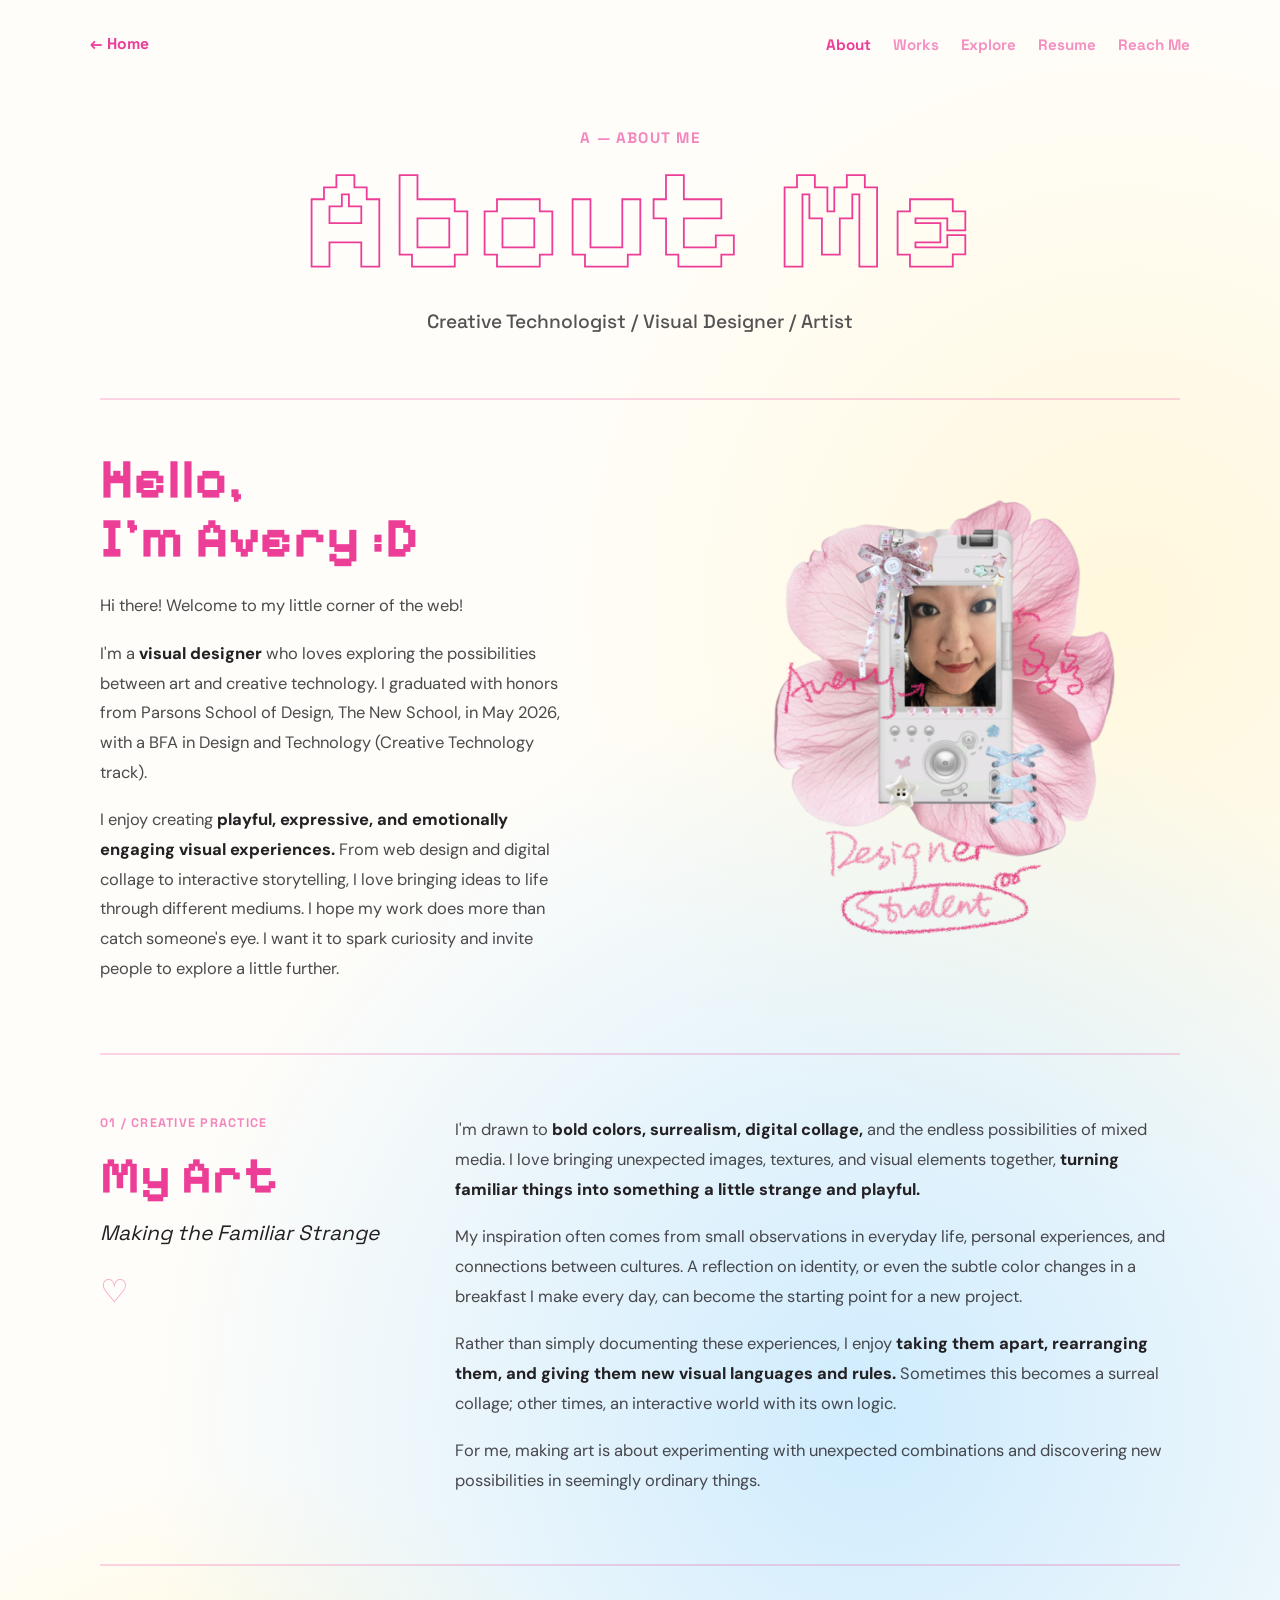
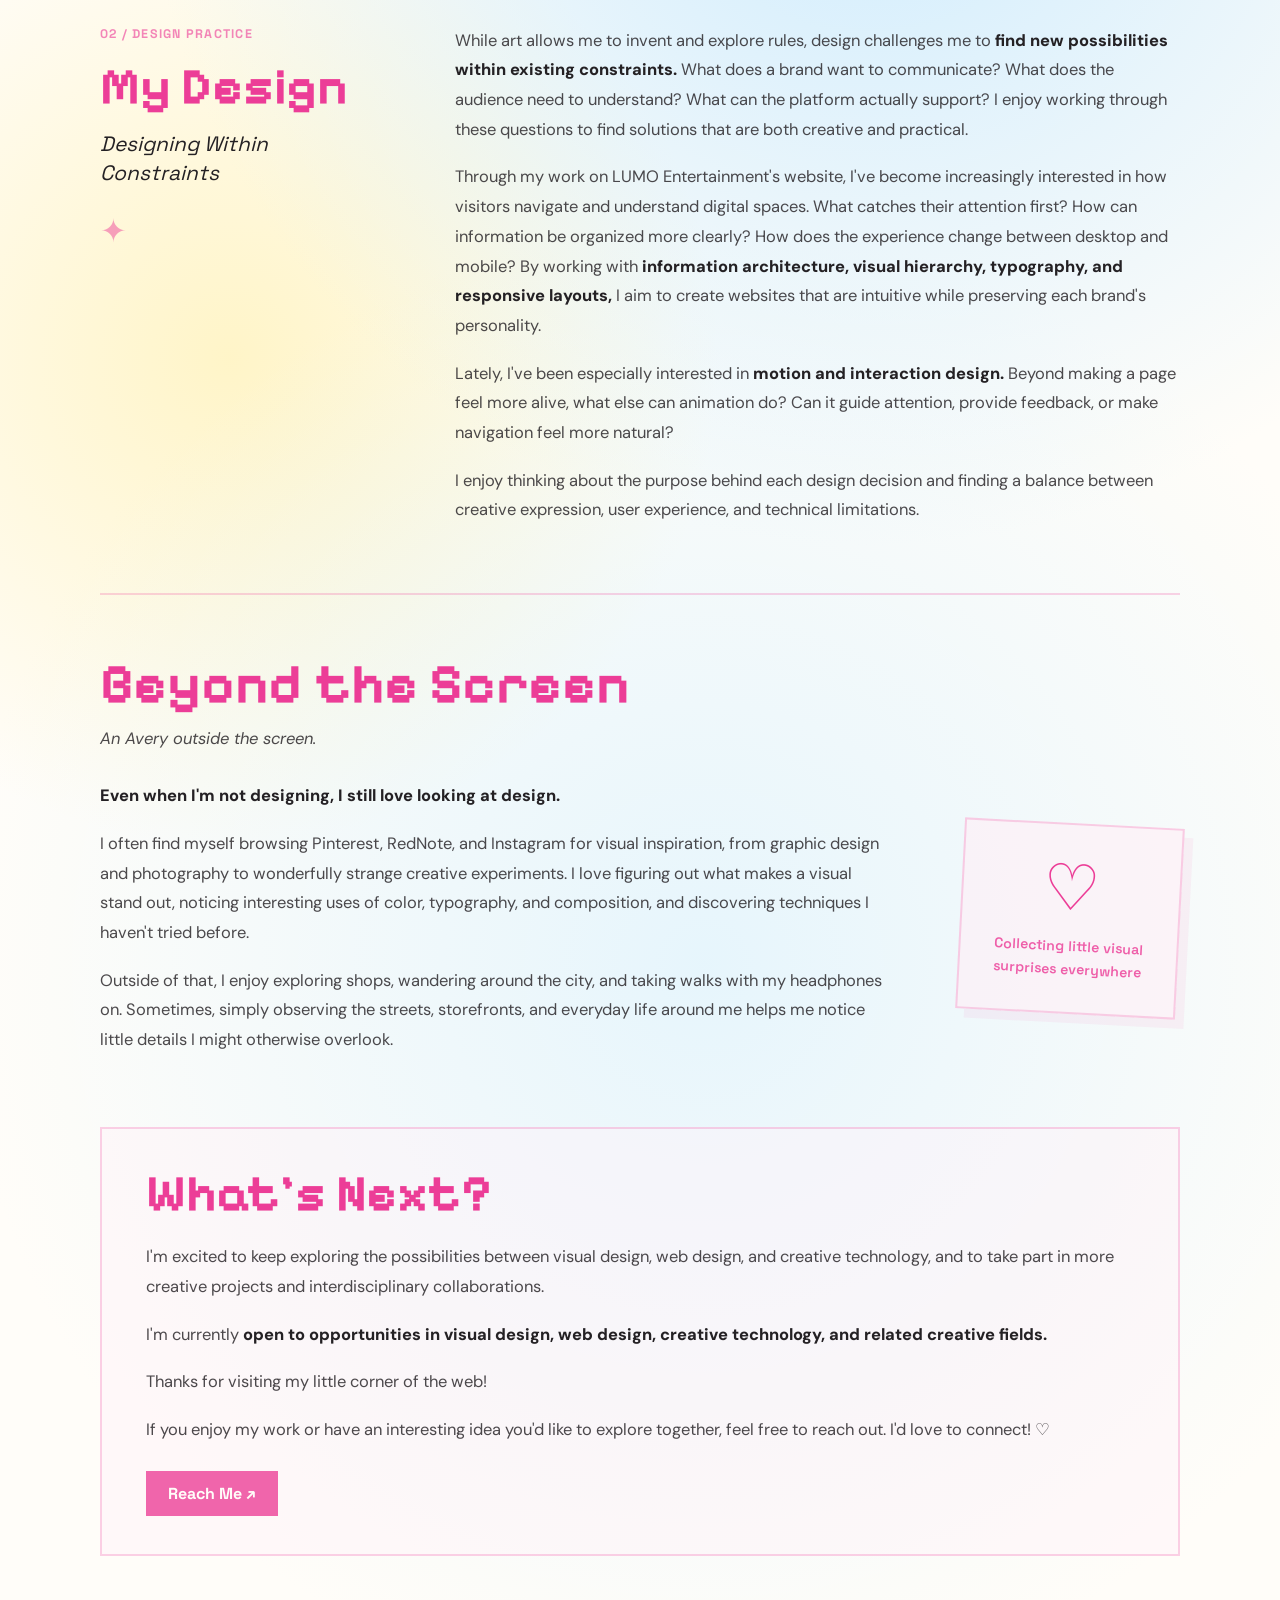
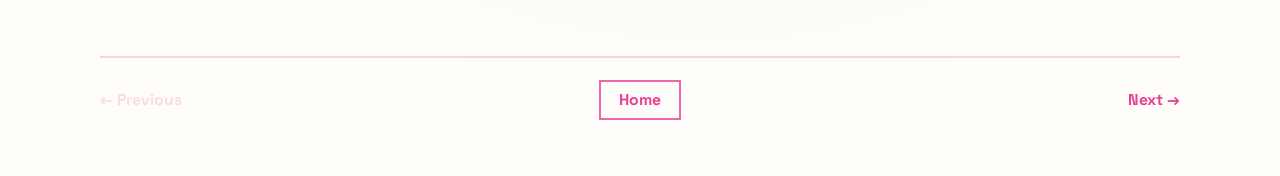
<file: about.html>
<!DOCTYPE html>
<html lang="en">
<head>
  <meta charset="UTF-8" />
  <meta name="viewport" content="width=device-width, initial-scale=1.0" />

  <title>About | Avery Liu</title>

  <link rel="preconnect" href="https://fonts.googleapis.com">
  <link rel="preconnect" href="https://fonts.gstatic.com" crossorigin>

  <link
    href="https://fonts.googleapis.com/css2?family=DM+Sans:wght@400;500;700;900&family=Pixelify+Sans:wght@400;500;600;700&family=Space+Grotesk:wght@400;500;600;700&display=swap"
    rel="stylesheet"
  >

  <link rel="stylesheet" href="style.css" />
  <script src="main.js" defer></script>
</head>

<body>
  <main class="sub-page about-page">

    <!-- Navigation -->
    <header class="sub-header">

      <a href="index.html" class="back-home">← Home</a>

      <nav class="sub-nav" aria-label="Main navigation">
        <a href="about.html" class="active" aria-current="page">About</a>
        <a href="visual-works.html">Works</a>
        <a href="explorations.html">Explore</a>
        <a href="resume.html">Resume</a>
        <a href="contact.html">Reach Me</a>
      </nav>

    </header>


    <!-- Page Hero -->
    <section class="page-hero">

      <p class="page-kicker">A — About Me</p>

      <h1 class="page-title">About Me</h1>

      <p class="page-intro">
        Creative Technologist / Visual Designer / Artist
      </p>

    </section>


    <!-- =========================================
         Introduction + Portrait
    ========================================== -->

    <section class="about-intro">

      <!-- Introduction Title -->
      <h2>Hello,<br>I'm Avery :D</h2>

      <!-- Portrait -->
      <figure class="about-portrait">

        <img
          src="averypic.png"
          alt="Portrait of Avery Liu"
          class="about-portrait-image"
        >

      </figure>

      <!-- Introduction Text -->
      <div class="about-intro-copy">

        <p>
          Hi there! Welcome to my little corner of the web!
        </p>

        <p>
          I'm a <strong>visual designer</strong> who loves exploring
          the possibilities between art and creative technology.
          I graduated with honors from Parsons School of Design,
          The New School, in May 2026, with a BFA in Design and
          Technology (Creative Technology track).
        </p>

        <p>
          I enjoy creating <strong>playful, expressive, and emotionally
          engaging visual experiences.</strong> From web design and
          digital collage to interactive storytelling, I love bringing
          ideas to life through different mediums. I hope my work
          does more than catch someone's eye. I want it to spark
          curiosity and invite people to explore a little further.
        </p>

      </div>

    </section>


    <!-- =========================================
         My Art
    ========================================== -->

    <section class="about-division about-art">

      <div class="about-label">

        <p class="about-section-number">
          01 / CREATIVE PRACTICE
        </p>

        <h2>My Art</h2>

        <h3>Making the Familiar Strange</h3>

        <span class="about-tiny-star" aria-hidden="true">
          ♡
        </span>

      </div>

      <div class="about-copy">

        <p>
          I'm drawn to <strong>bold colors, surrealism,
          digital collage,</strong> and the endless possibilities
          of mixed media. I love bringing unexpected images,
          textures, and visual elements together,
          <strong>turning familiar things into something a little
          strange and playful.</strong>
        </p>

        <p>
          My inspiration often comes from small observations in
          everyday life, personal experiences, and connections
          between cultures. A reflection on identity, or even
          the subtle color changes in a breakfast I make every
          day, can become the starting point for a new project.
        </p>

        <p>
          Rather than simply documenting these experiences,
          I enjoy <strong>taking them apart, rearranging them,
          and giving them new visual languages and rules.</strong>
          Sometimes this becomes a surreal collage; other times,
          an interactive world with its own logic.
        </p>

        <p>
          For me, making art is about experimenting with
          unexpected combinations and discovering new
          possibilities in seemingly ordinary things.
        </p>

      </div>

    </section>


    <!-- =========================================
         My Design
    ========================================== -->

    <section class="about-division about-design">

      <div class="about-label">

        <p class="about-section-number">
          02 / DESIGN PRACTICE
        </p>

        <h2>My Design</h2>

        <h3>Designing Within Constraints</h3>

        <span class="about-tiny-star" aria-hidden="true">
          ✦
        </span>

      </div>

      <div class="about-copy">

        <p>
          While art allows me to invent and explore rules,
          design challenges me to <strong>find new possibilities
          within existing constraints.</strong> What does a brand
          want to communicate? What does the audience need
          to understand? What can the platform actually support?
          I enjoy working through these questions to find
          solutions that are both creative and practical.
        </p>

        <p>
          Through my work on LUMO Entertainment's website,
          I've become increasingly interested in how visitors
          navigate and understand digital spaces. What catches
          their attention first? How can information be organized
          more clearly? How does the experience change between
          desktop and mobile? By working with
          <strong>information architecture, visual hierarchy,
          typography, and responsive layouts,</strong>
          I aim to create websites that are intuitive while
          preserving each brand's personality.
        </p>

        <p>
          Lately, I've been especially interested in
          <strong>motion and interaction design.</strong>
          Beyond making a page feel more alive, what else
          can animation do? Can it guide attention, provide
          feedback, or make navigation feel more natural?
        </p>

        <p>
          I enjoy thinking about the purpose behind each
          design decision and finding a balance between
          creative expression, user experience, and
          technical limitations.
        </p>

      </div>

    </section>


    <!-- =========================================
         Beyond the Screen
    ========================================== -->

    <section class="about-beyond">

      <div class="about-beyond-heading">

        <h2>Beyond the Screen</h2>

        <p class="about-subtitle">
          An Avery outside the screen.
        </p>

      </div>

      <div class="about-beyond-grid">

        <div class="about-beyond-copy">

          <p>
            <strong>Even when I'm not designing,
            I still love looking at design.</strong>
          </p>

          <p>
            I often find myself browsing Pinterest, RedNote,
            and Instagram for visual inspiration, from graphic
            design and photography to wonderfully strange
            creative experiments. I love figuring out what
            makes a visual stand out, noticing interesting uses
            of color, typography, and composition, and discovering
            techniques I haven't tried before.
          </p>

          <p>
            Outside of that, I enjoy exploring shops,
            wandering around the city, and taking walks with
            my headphones on. Sometimes, simply observing
            the streets, storefronts, and everyday life around
            me helps me notice little details I might otherwise
            overlook.
          </p>

        </div>

        <!-- Decorative Note -->
        <aside class="about-postit">

          <div class="about-heart" aria-hidden="true">
            ♡
          </div>

          <p>
            Collecting little visual surprises everywhere
          </p>

        </aside>

      </div>

    </section>


    <!-- =========================================
         What's Next?
    ========================================== -->

    <section class="about-next">

      <div class="about-next-copy">

        <h2>What's Next?</h2>

        <p>
          I'm excited to keep exploring the possibilities
          between visual design, web design, and creative
          technology, and to take part in more creative projects
          and interdisciplinary collaborations.
        </p>

        <p>
          I'm currently <strong>open to opportunities in visual
          design, web design, creative technology, and related
          creative fields.</strong>
        </p>

        <p>
          Thanks for visiting my little corner of the web!
        </p>

        <p>
          If you enjoy my work or have an interesting idea
          you'd like to explore together, feel free to reach out.
          I'd love to connect! ♡
        </p>

        <!-- Contact Button -->
        <div class="about-next-cta">

          <a href="contact.html" class="about-reach">
            Reach Me ↗
          </a>

        </div>

      </div>

    </section>


    <!-- Footer Navigation -->
    <footer class="page-footer-nav">

      <span
        class="footer-link previous-link disabled-link"
        aria-disabled="true"
      >
        ← Previous
      </span>

      <a href="index.html" class="footer-home">
        Home
      </a>

      <a href="visual-works.html" class="footer-link next-link">
        Next →
      </a>

    </footer>

  </main>
</body>
</html>
</file>
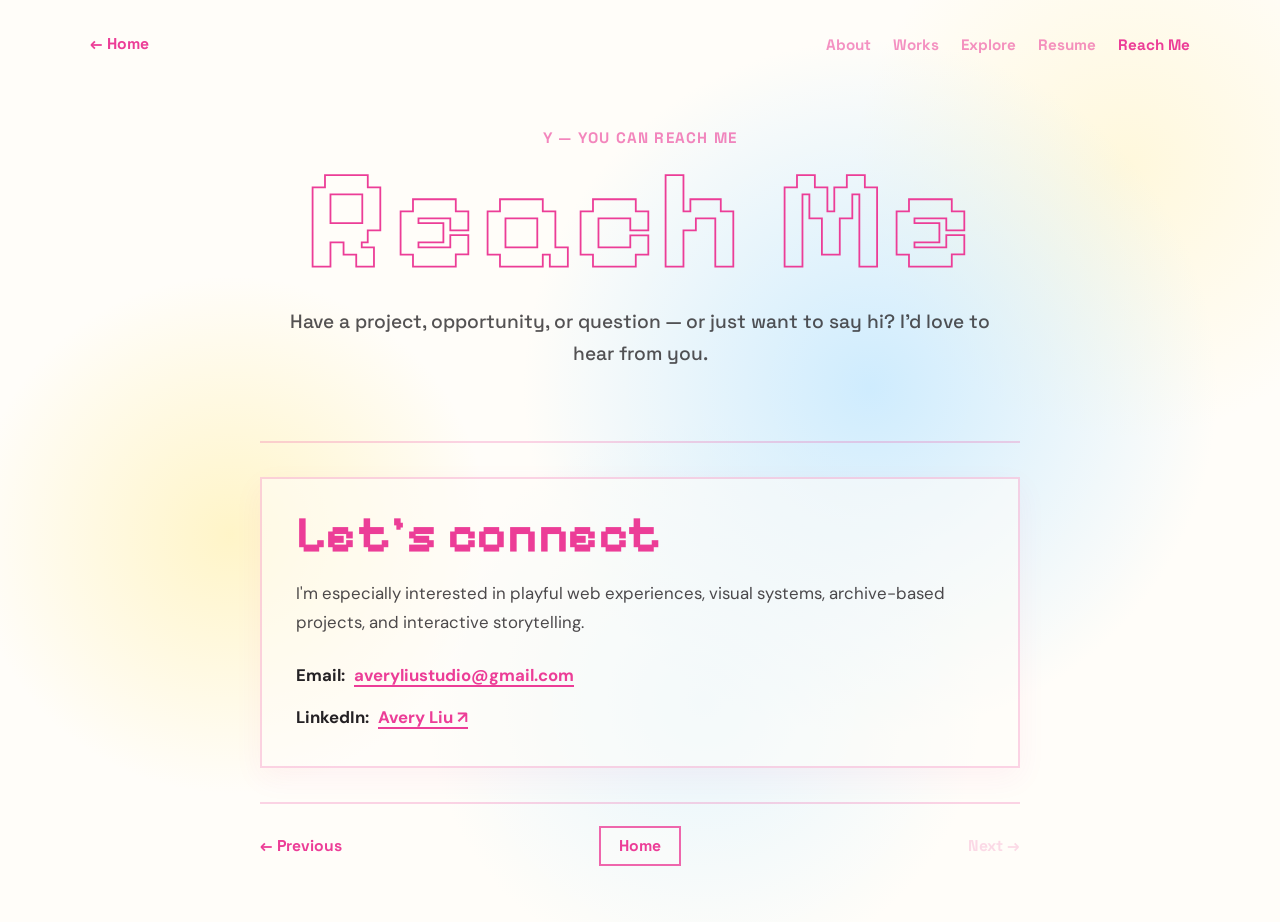
<file: contact.html>
<!DOCTYPE html>
<html lang="en">
<head>
  <meta charset="UTF-8" />
  <meta name="viewport" content="width=device-width, initial-scale=1.0" />

  <title>Reach Me | Avery Liu</title>

  <link rel="preconnect" href="https://fonts.googleapis.com">
  <link rel="preconnect" href="https://fonts.gstatic.com" crossorigin>

  <link
    href="https://fonts.googleapis.com/css2?family=DM+Sans:wght@400;500;700;900&family=Pixelify+Sans:wght@400;500;600;700&family=Space+Grotesk:wght@400;500;600;700&display=swap"
    rel="stylesheet"
  >

  <link rel="stylesheet" href="style.css" />
  <script src="main.js" defer></script>
</head>

<body>
  <main class="sub-page contact-page">

    <!-- Navigation -->
    <header class="sub-header">

      <a href="index.html" class="back-home">← Home</a>

      <nav class="sub-nav" aria-label="Main navigation">
        <a href="about.html">About</a>
        <a href="visual-works.html">Works</a>
        <a href="explorations.html">Explore</a>
        <a href="resume.html">Resume</a>
        <a href="contact.html" class="active" aria-current="page">
          Reach Me
        </a>
      </nav>

    </header>


    <!-- Page Hero -->
    <section class="page-hero">

      <p class="page-kicker">
        Y — You Can Reach Me
      </p>

      <h1 class="page-title">
        Reach Me
      </h1>

      <p class="page-intro">
        Have a project, opportunity, or question — or just want
        to say hi? I'd love to hear from you.
      </p>

    </section>


    <!-- =========================================
         Contact Information
    ========================================== -->

    <section class="content-block contact-block">

      <div class="contact-card">

        <h2>Let's connect</h2>

        <p>
          I'm especially interested in playful web experiences,
          visual systems, archive-based projects, and
          interactive storytelling.
        </p>


        <!-- Contact Links -->
        <div class="contact-details">

          <!-- Email -->
          <p class="contact-line">

            <strong>Email:</strong>

            <a
              href="mailto:averyliustudio@gmail.com"
              class="contact-email"
            >
              averyliustudio@gmail.com
            </a>

          </p>


          <!-- LinkedIn -->
          <p class="contact-line">

            <strong>LinkedIn:</strong>

            <a
              href="https://www.linkedin.com/in/avery-liu-duoduo12042000/"
              target="_blank"
              rel="noopener noreferrer"
              class="contact-linkedin"
            >
              Avery Liu ↗
            </a>

          </p>

        </div>

      </div>

    </section>


    <!-- Footer Navigation -->
    <footer class="page-footer-nav">

      <a
        href="resume.html"
        class="footer-link previous-link"
      >
        ← Previous
      </a>

      <a href="index.html" class="footer-home">
        Home
      </a>

      <span
        class="footer-link next-link disabled-link"
        aria-disabled="true"
      >
        Next →
      </span>

    </footer>

  </main>
</body>
</html>
</file>
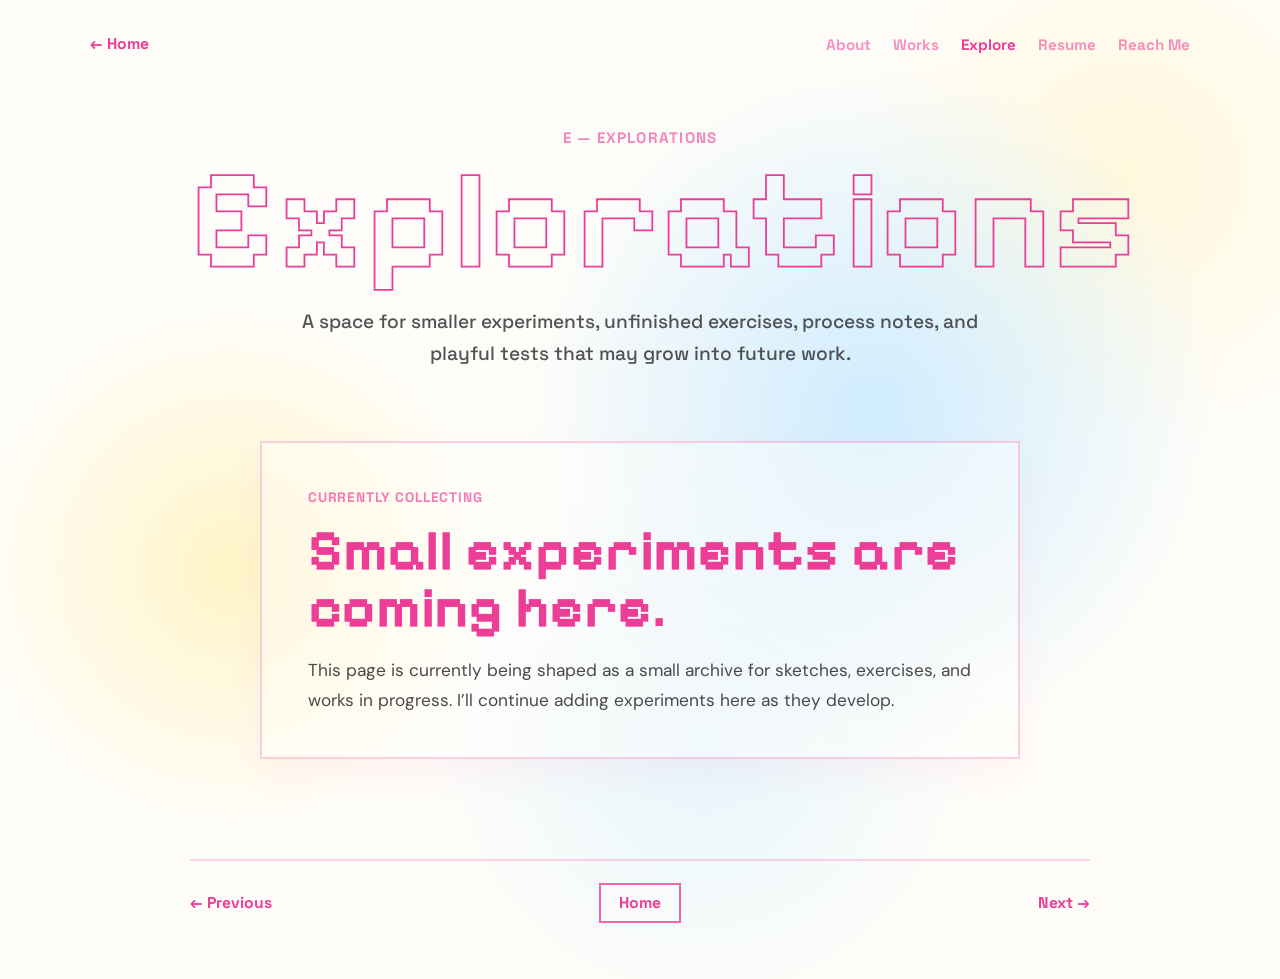
<file: explorations.html>
<!DOCTYPE html>
<html lang="en">
<head>
  <meta charset="UTF-8" />
  <meta name="viewport" content="width=device-width, initial-scale=1.0" />

  <title>Explorations | Avery Liu</title>

  <link rel="preconnect" href="https://fonts.googleapis.com">
  <link rel="preconnect" href="https://fonts.gstatic.com" crossorigin>
  <link 
    href="https://fonts.googleapis.com/css2?family=DM+Sans:wght@400;500;700;900&family=Pixelify+Sans:wght@400;500;600;700&family=Space+Grotesk:wght@400;500;600;700&display=swap" 
    rel="stylesheet"
  >

  <link rel="stylesheet" href="style.css" />
  <script src="main.js" defer></script>
</head>

<body>
  <main class="sub-page">

    <header class="sub-header">
      <a href="index.html" class="back-home">← Home</a>

      <nav class="sub-nav" aria-label="Main navigation">
        <a href="about.html">About</a>
        <a href="visual-works.html">Works</a>
        <a href="explorations.html" class="active" aria-current="page">Explore</a>
        <a href="resume.html">Resume</a>
        <a href="contact.html">Reach Me</a>
      </nav>
    </header>

    <section class="page-hero">
      <p class="page-kicker">E — Explorations</p>
    
      <h1 class="page-title">Explorations</h1>
    
      <p class="page-intro">
        A space for smaller experiments, unfinished exercises, process notes, and playful tests that may grow into future work.
      </p>
    </section>
    
    <section class="exploration-note">
      <p class="note-label">Currently collecting</p>
    
      <h2>Small experiments are coming here.</h2>
    
      <p>
        This page is currently being shaped as a small archive for sketches, exercises, and works in progress. I’ll continue adding experiments here as they develop.
      </p>
    </section>

    <footer class="page-footer-nav">
      <a href="visual-works.html" class="footer-link previous-link">← Previous</a>
      <a href="index.html" class="footer-home">Home</a>
      <a href="resume.html" class="footer-link next-link">Next →</a>
    </footer>

  </main>
</body>
</html>
</file>
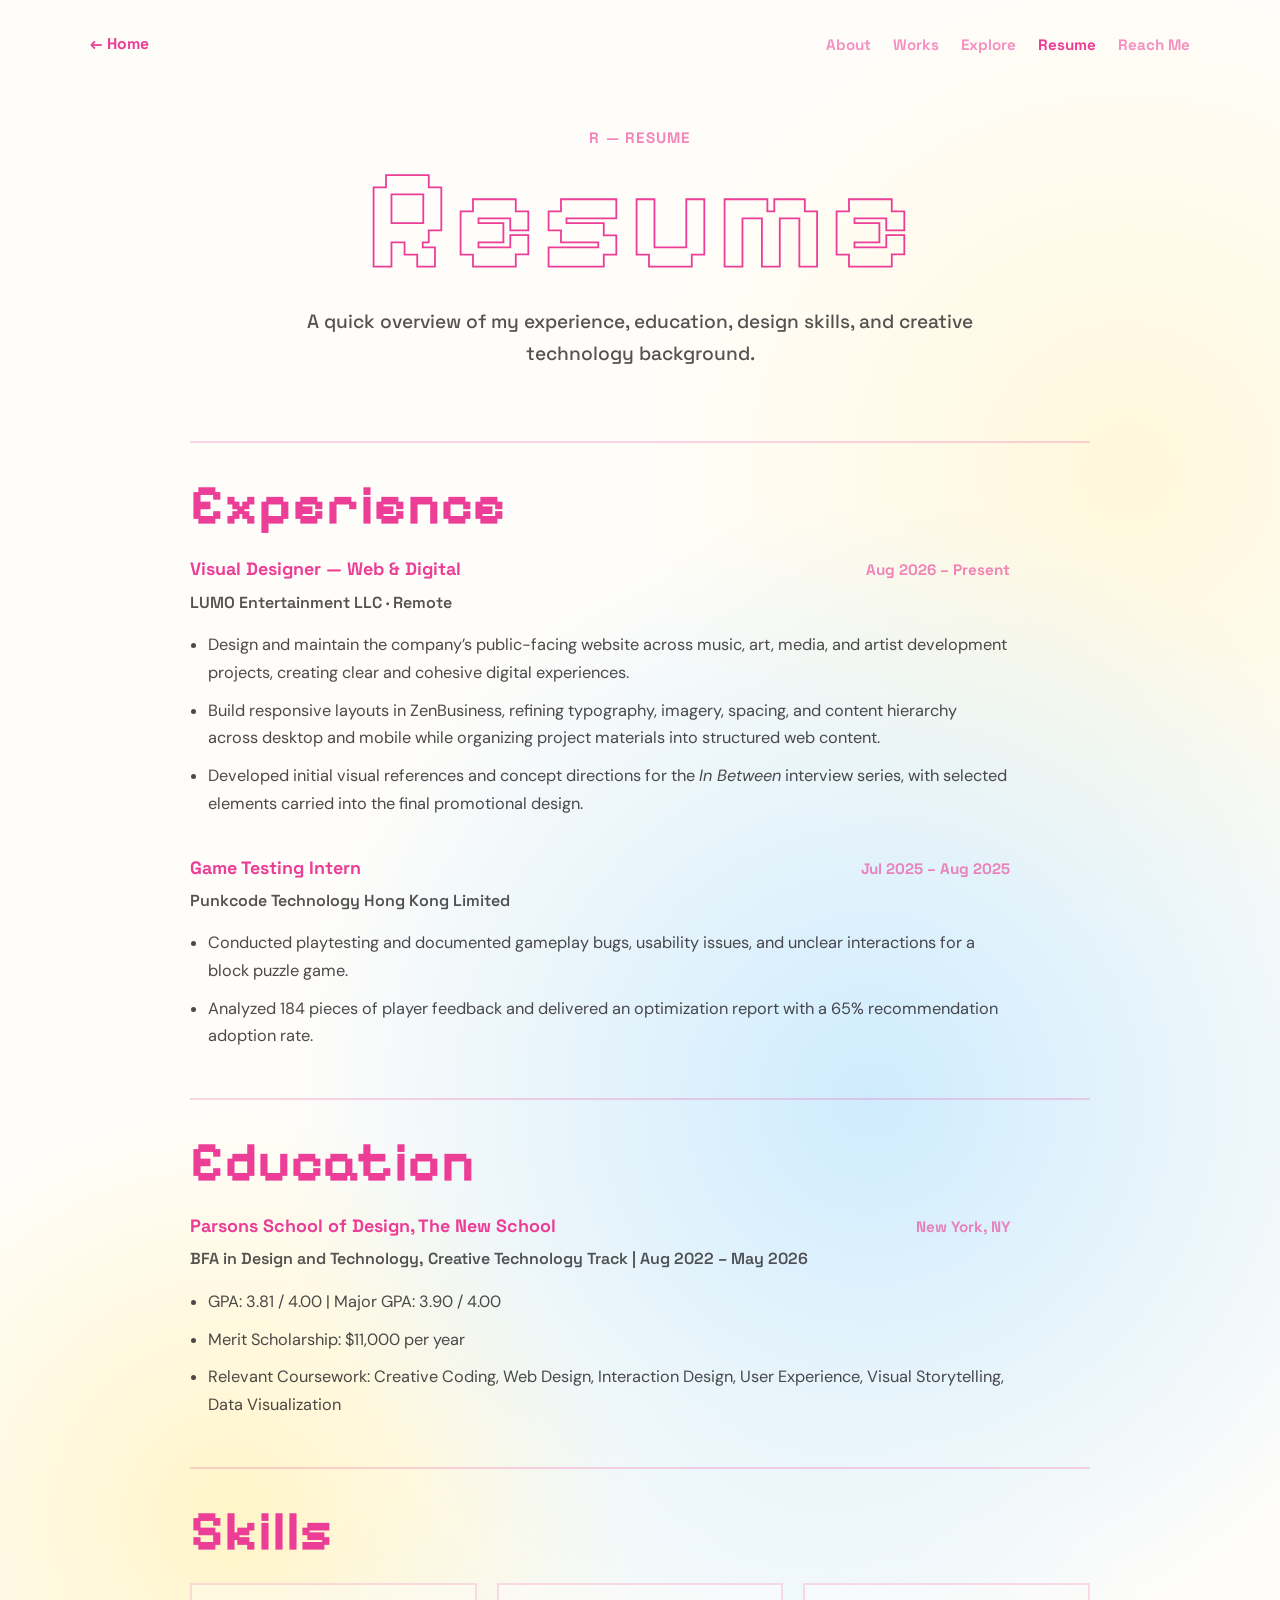
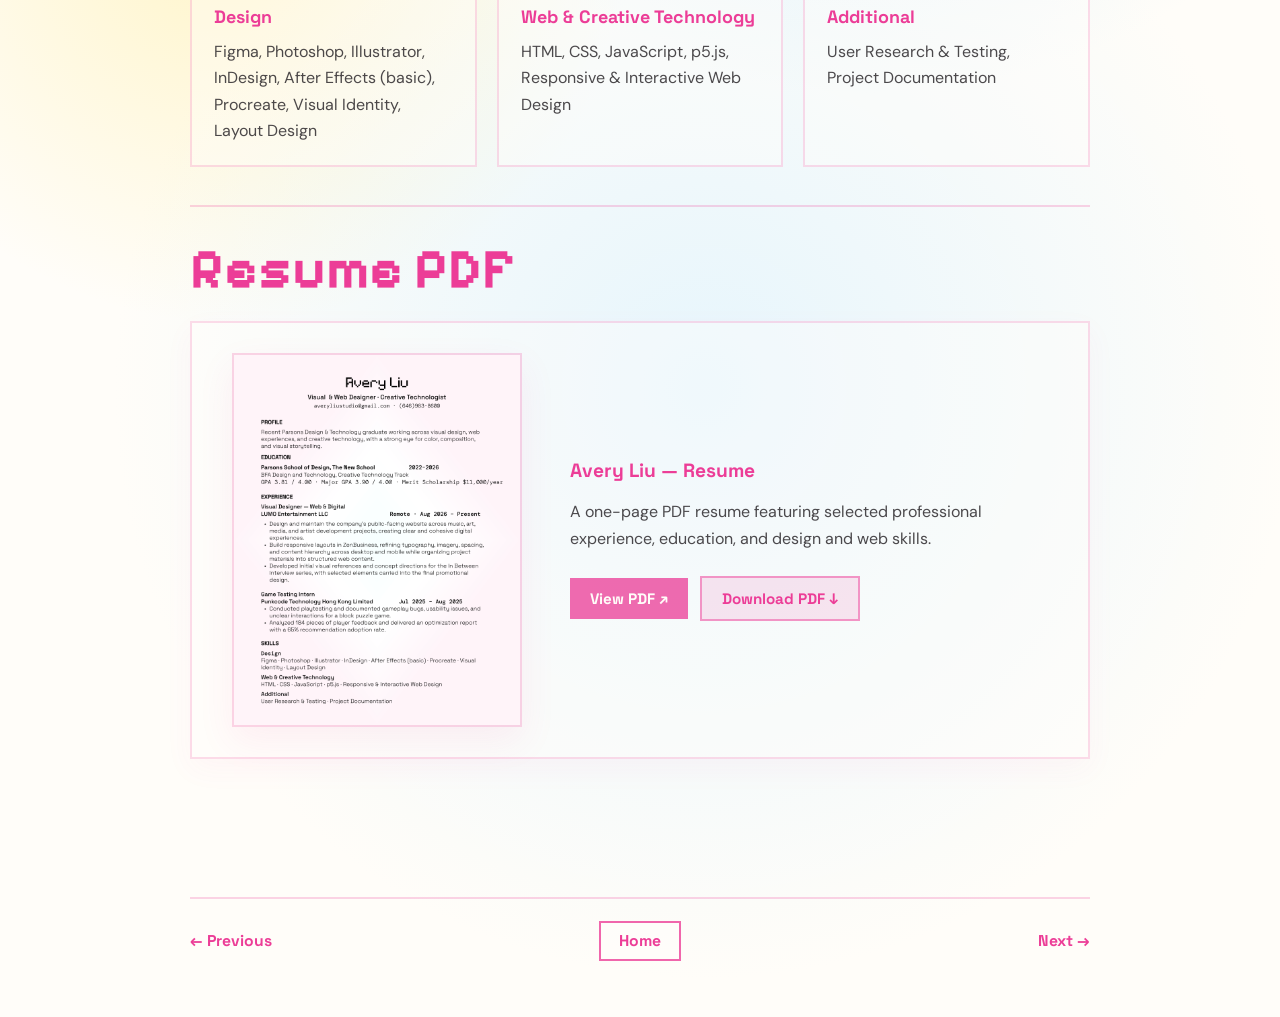
<file: resume.html>
<!DOCTYPE html>
<html lang="en">

<head>
  <meta charset="UTF-8" />
  <meta name="viewport" content="width=device-width, initial-scale=1.0" />

  <title>Resume | Avery Liu</title>

  <link rel="preconnect" href="https://fonts.googleapis.com">
  <link rel="preconnect" href="https://fonts.gstatic.com" crossorigin>

  <link 
    href="https://fonts.googleapis.com/css2?family=DM+Sans:wght@400;500;700;900&family=Pixelify+Sans:wght@400;500;600;700&family=Space+Grotesk:wght@400;500;600;700&display=swap" 
    rel="stylesheet"
  >

  <link rel="stylesheet" href="style.css" />
  <script src="main.js" defer></script>
</head>

<body>

  <main class="sub-page resume-page">

    <header class="sub-header">

      <a href="index.html" class="back-home">
        ← Home
      </a>

      <nav class="sub-nav" aria-label="Main navigation">

        <a href="about.html">
          About
        </a>

        <a href="visual-works.html">
          Works
        </a>

        <a href="explorations.html">
          Explore
        </a>

        <a 
          href="resume.html" 
          class="active" 
          aria-current="page"
        >
          Resume
        </a>

        <a href="contact.html">
          Reach Me
        </a>

      </nav>

    </header>


    <!-- Page Hero -->
    <section class="page-hero">

      <p class="page-kicker">
        R — Resume
      </p>

      <h1 class="page-title">
        Resume
      </h1>

      <p class="page-intro">
        A quick overview of my experience, education, design skills, and creative technology background.
      </p>

    </section>


    <section class="resume-content">


      <!-- Experience -->
      <section class="resume-section">

        <h2>Experience</h2>


        <!-- LUMO Entertainment -->
        <div class="resume-item">

          <div class="resume-item-header">

            <h3>
              Visual Designer — Web & Digital
            </h3>

            <p>
              Aug 2026 – Present
            </p>

          </div>

          <p class="resume-subtitle">
            LUMO Entertainment LLC · Remote
          </p>

          <ul class="resume-list">

            <li>
              Design and maintain the company’s public-facing website across music, art, media, and artist development projects, creating clear and cohesive digital experiences.
            </li>

            <li>
              Build responsive layouts in ZenBusiness, refining typography, imagery, spacing, and content hierarchy across desktop and mobile while organizing project materials into structured web content.
            </li>

            <li>
              Developed initial visual references and concept directions for the <em>In Between</em> interview series, with selected elements carried into the final promotional design.
            </li>

          </ul>

        </div>


        <!-- Punkcode -->
        <div class="resume-item resume-item-secondary">

          <div class="resume-item-header">

            <h3>
              Game Testing Intern
            </h3>

            <p>
              Jul 2025 – Aug 2025
            </p>

          </div>

          <p class="resume-subtitle">
            Punkcode Technology Hong Kong Limited
          </p>

          <ul class="resume-list">

            <li>
              Conducted playtesting and documented gameplay bugs, usability issues, and unclear interactions for a block puzzle game.
            </li>

            <li>
              Analyzed 184 pieces of player feedback and delivered an optimization report with a 65% recommendation adoption rate.
            </li>

          </ul>

        </div>

      </section>


      <!-- Education -->
      <section class="resume-section">

        <h2>Education</h2>

        <div class="resume-item">

          <div class="resume-item-header">

            <h3>
              Parsons School of Design, The New School
            </h3>

            <p>
              New York, NY
            </p>

          </div>

          <p class="resume-subtitle">
            BFA in Design and Technology, Creative Technology Track | Aug 2022 – May 2026
          </p>

          <ul class="resume-list">

            <li>
              GPA: 3.81 / 4.00 | Major GPA: 3.90 / 4.00
            </li>

            <li>
              Merit Scholarship: $11,000 per year
            </li>

            <li>
              Relevant Coursework: Creative Coding, Web Design, Interaction Design, User Experience, Visual Storytelling, Data Visualization
            </li>

          </ul>

        </div>

      </section>


      <!-- Skills -->
      <section class="resume-section">

        <h2>Skills</h2>

        <div class="skills-grid">


          <!-- Design -->
          <div class="skill-group">

            <h3>Design</h3>

            <p>
              Figma, Photoshop, Illustrator, InDesign, After Effects (basic), Procreate, Visual Identity, Layout Design
            </p>

          </div>


          <!-- Web / Creative Technology -->
          <div class="skill-group">

            <h3>Web & Creative Technology</h3>

            <p>
              HTML, CSS, JavaScript, p5.js, Responsive & Interactive Web Design
            </p>

          </div>


          <!-- Additional -->
          <div class="skill-group">

            <h3>Additional</h3>

            <p>
              User Research & Testing, Project Documentation
            </p>

          </div>

        </div>

      </section>


      <!-- Resume PDF -->
      <section class="resume-section resume-download-section">

        <h2>Resume PDF</h2>

        <div class="resume-pdf-card">


          <!-- PDF Preview -->
          <div class="resume-preview-wrap">

            <img
              src="Avery_Liu_Resume_Preview.png"
              alt="Preview of Avery Liu's one-page resume"
              class="resume-preview-image"
              loading="lazy"
            >

          </div>


          <!-- PDF Info -->
          <div class="resume-pdf-info">

            <h3>
              Avery Liu — Resume
            </h3>

            <p>
              A one-page PDF resume featuring selected professional experience, education, and design and web skills.
            </p>

            <div class="resume-pdf-actions">

              <a
                href="Avery_Liu_Resume.pdf"
                target="_blank"
                rel="noopener noreferrer"
                class="resume-button"
              >
                View PDF ↗
              </a>

              <a
                href="Avery_Liu_Resume.pdf"
                download
                class="resume-button resume-download-button"
              >
                Download PDF ↓
              </a>

            </div>

          </div>

        </div>

      </section>

    </section>


    <!-- Footer Navigation -->
    <footer class="page-footer-nav">

      <a 
        href="explorations.html" 
        class="footer-link previous-link"
      >
        ← Previous
      </a>

      <a 
        href="index.html" 
        class="footer-home"
      >
        Home
      </a>

      <a 
        href="contact.html" 
        class="footer-link next-link"
      >
        Next →
      </a>

    </footer>

  </main>

</body>

</html>
</file>
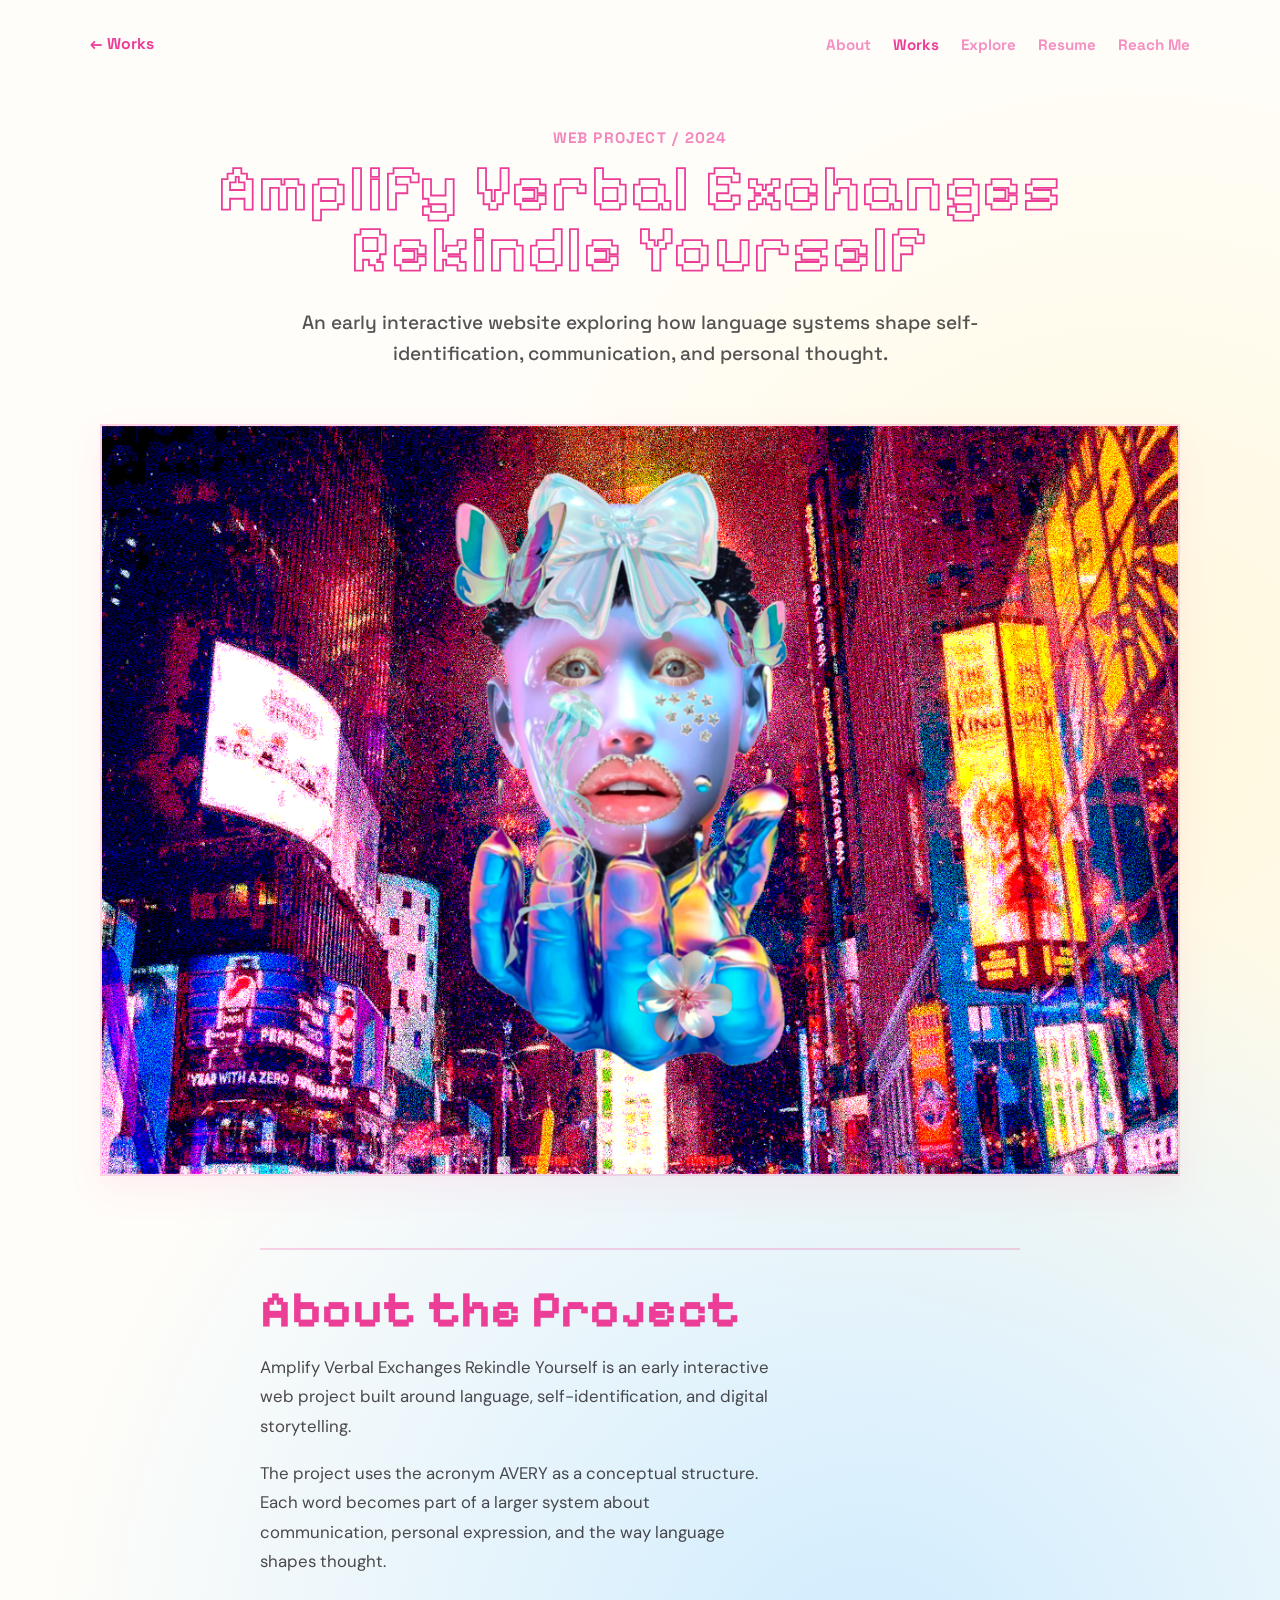
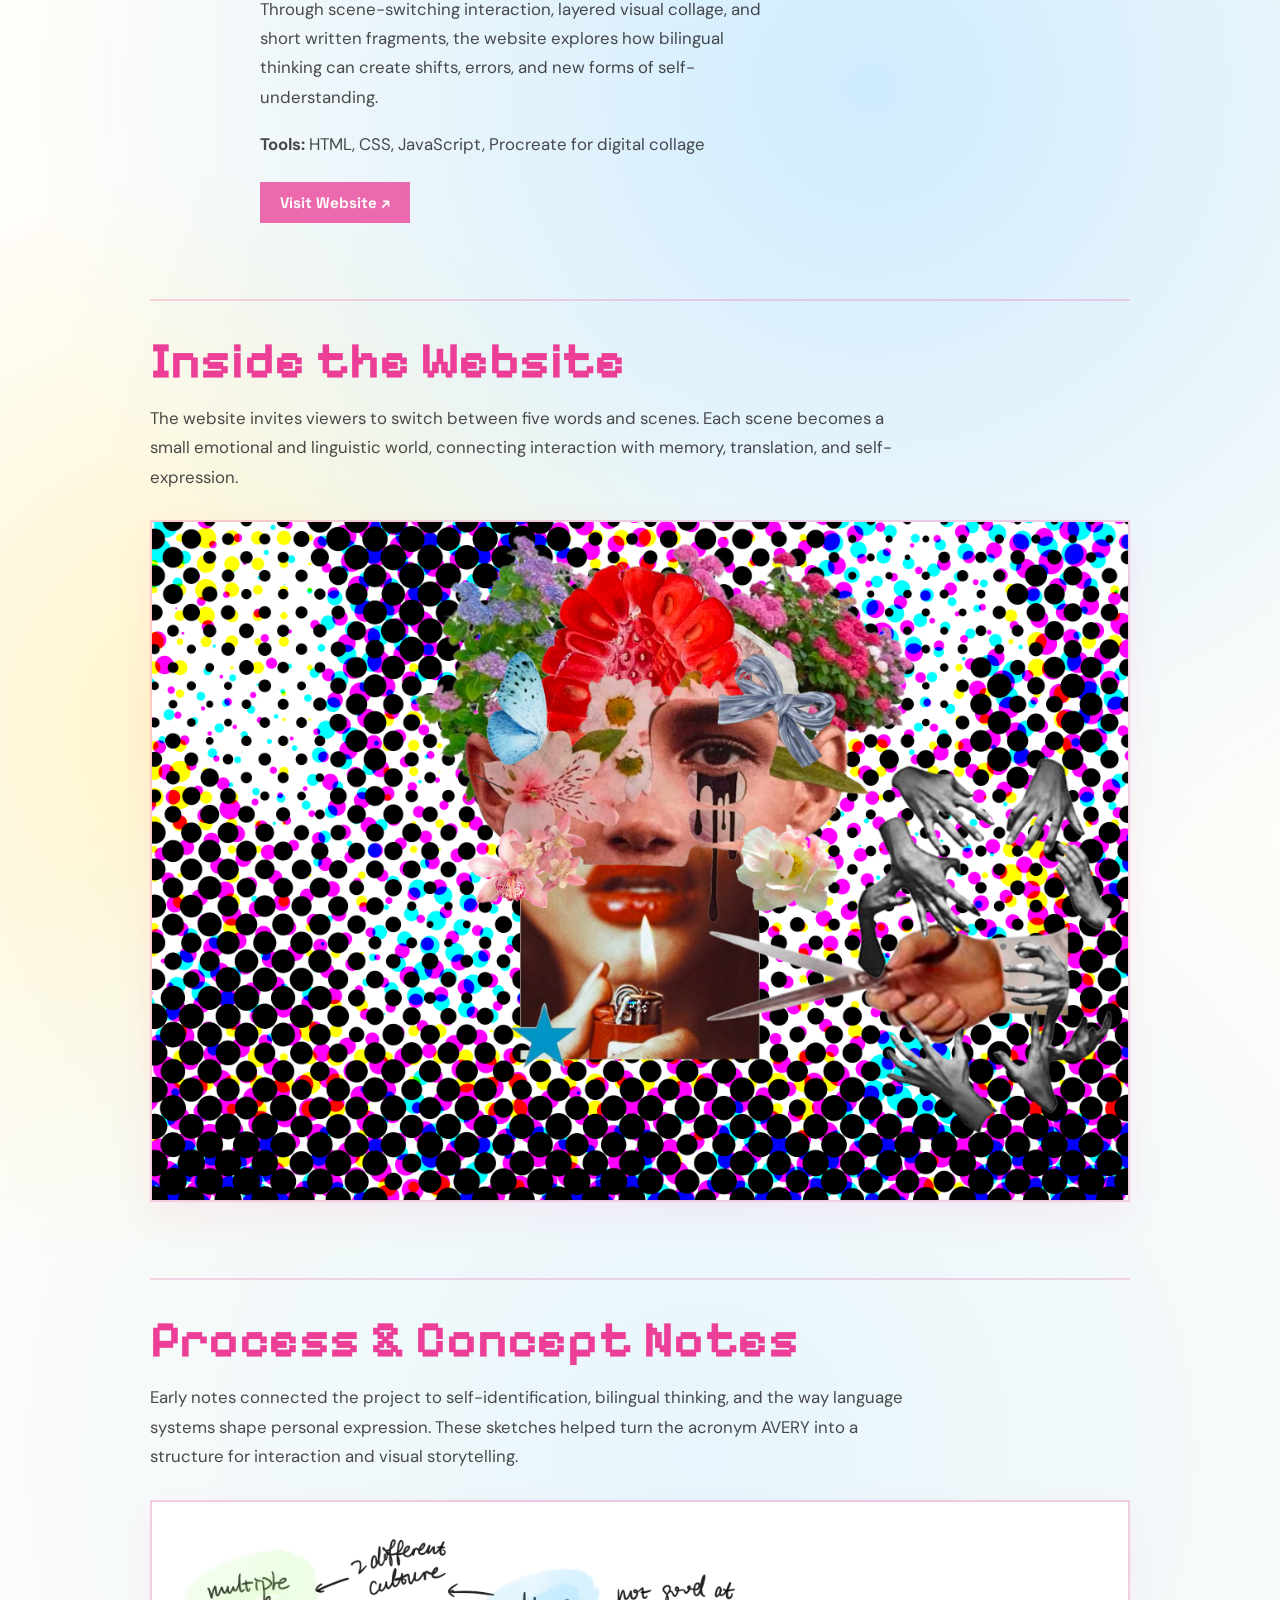
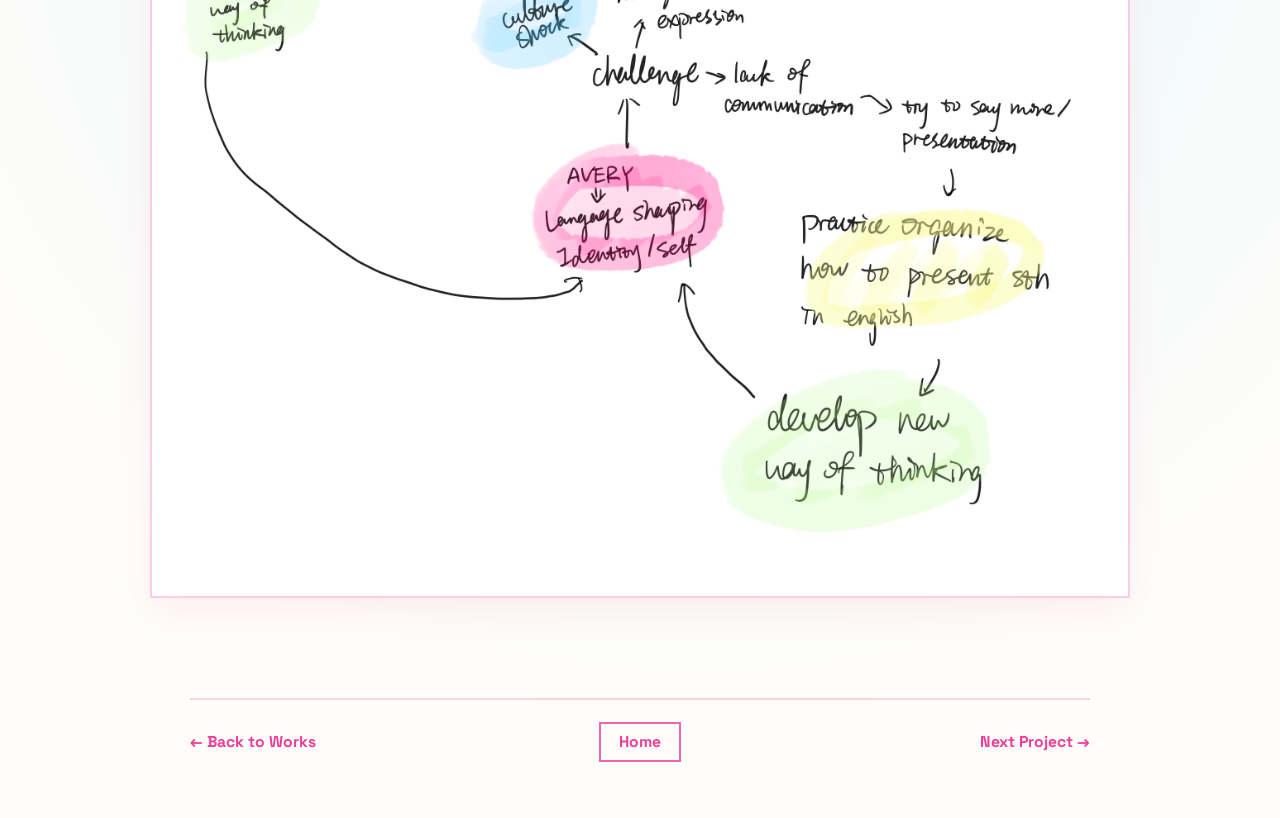
<file: vwamplify-verbal-exchanges.html>
<!DOCTYPE html>
<html lang="en">
<head>
  <meta charset="UTF-8" />
  <meta name="viewport" content="width=device-width, initial-scale=1.0" />

  <title>Amplify Verbal Exchanges Rekindle Yourself | Avery Liu</title>

  <link rel="preconnect" href="https://fonts.googleapis.com">
  <link rel="preconnect" href="https://fonts.gstatic.com" crossorigin>
  <link 
    href="https://fonts.googleapis.com/css2?family=DM+Sans:wght@400;500;700;900&family=Pixelify+Sans:wght@400;500;600;700&family=Space+Grotesk:wght@400;500;600;700&display=swap" 
    rel="stylesheet"
  >

  <link rel="stylesheet" href="style.css" />
  <script src="main.js" defer></script>
</head>

<body>
  <main class="sub-page project-detail-page works-detail-page website-project-page large-first-image-page">

    <header class="sub-header">
      <a href="visual-works.html" class="back-home">← Works</a>

      <nav class="sub-nav" aria-label="Main navigation">
        <a href="about.html">About</a>
        <a href="visual-works.html" class="active" aria-current="page">Works</a>
        <a href="explorations.html">Explore</a>
        <a href="resume.html">Resume</a>
        <a href="contact.html">Reach Me</a>
      </nav>
    </header>

    <section class="page-hero">
      <p class="page-kicker">Web Project / 2024</p>

      <h1 class="page-title works-detail-title long-detail-title">
        Amplify Verbal Exchanges Rekindle Yourself
      </h1>

      <p class="page-intro">
        An early interactive website exploring how language systems shape self-identification, communication, and personal thought.
      </p>
    </section>

    <section class="project-cover-section">
      <figure class="project-cover-figure">
        <img 
          src="AVERY-Cover.PNG" 
          alt="Screenshot from Amplify Verbal Exchanges Rekindle Yourself showing a surreal interactive web scene"
          class="project-cover-image"
        >
      </figure>
    </section>

    <section class="content-block project-info-block large-project-info-block">
      <h2>About the Project</h2>

      <p>
        Amplify Verbal Exchanges Rekindle Yourself is an early interactive web project built around language, self-identification, and digital storytelling.
      </p>

      <p>
        The project uses the acronym AVERY as a conceptual structure. Each word becomes part of a larger system about communication, personal expression, and the way language shapes thought.
      </p>

      <p>
        Through scene-switching interaction, layered visual collage, and short written fragments, the website explores how bilingual thinking can create shifts, errors, and new forms of self-understanding.
      </p>

      <p>
        <strong>Tools:</strong> HTML, CSS, JavaScript, Procreate for digital collage
      </p>

      <div class="project-actions">
        <a 
          href="https://averyisduoduo.github.io/AveryStory24FW/index.html" 
          target="_blank" 
          rel="noopener noreferrer"
          class="project-live-link"
        >
          Visit Website ↗
        </a>
      </div>
    </section>

    <section class="website-inside-section">
      <h2>Inside the Website</h2>

      <p>
        The website invites viewers to switch between five words and scenes. Each scene becomes a small emotional and linguistic world, connecting interaction with memory, translation, and self-expression.
      </p>

      <figure class="website-inside-figure">
        <img 
          src="cut.PNG"
          alt="Interior screenshot from Amplify Verbal Exchanges Rekindle Yourself showing a collage scene with a figure cutting flame"
          class="website-inside-image"
        >
      </figure>
    </section>

    <section class="website-inside-section">
      <h2>Process & Concept Notes</h2>

      <p>
        Early notes connected the project to self-identification, bilingual thinking, and the way language systems shape personal expression. These sketches helped turn the acronym AVERY into a structure for interaction and visual storytelling.
      </p>

      <figure class="website-inside-figure">
        <img 
          src="sk.PNG"
          alt="Brainstorm sketch and process notes for Amplify Verbal Exchanges Rekindle Yourself"
          class="website-inside-image"
        >
      </figure>
    </section>

    <footer class="page-footer-nav">
      <a href="visual-works.html" class="footer-link previous-link">← Back to Works</a>
      <a href="index.html" class="footer-home">Home</a>
      <a href="vwavery-as-system.html" class="footer-link next-link">Next Project →</a>
    </footer>

  </main>
</body>
</html>
</file>
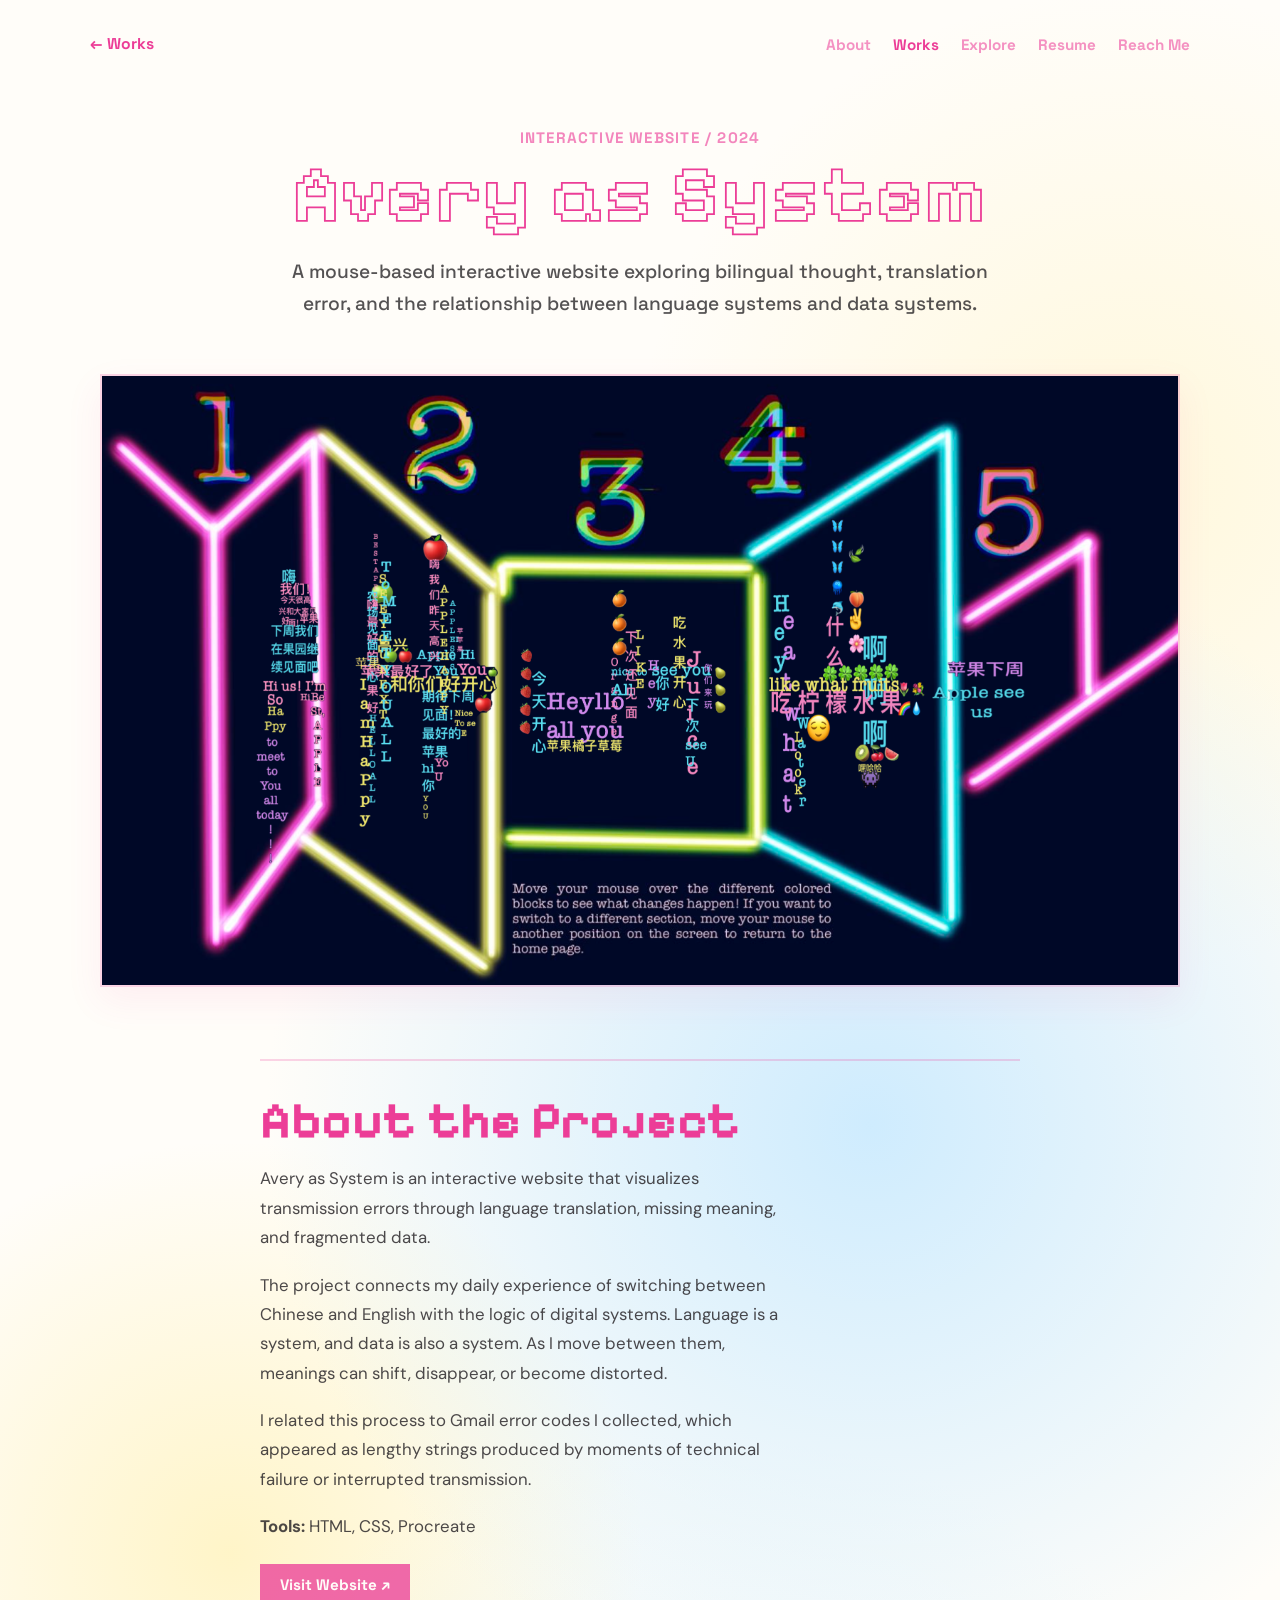
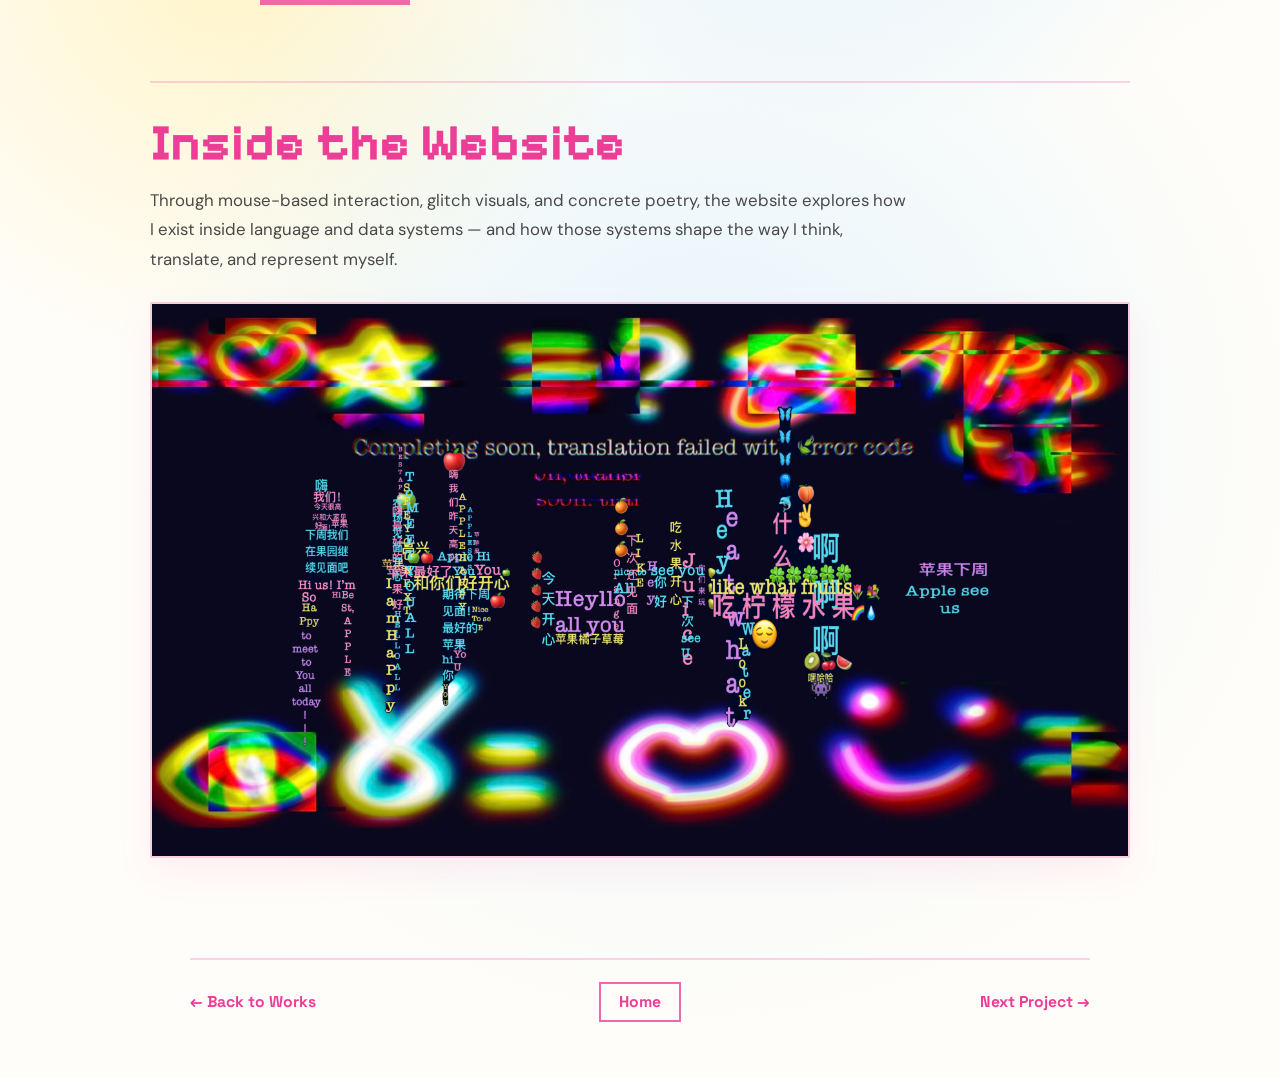
<file: vwavery-as-system.html>
<!DOCTYPE html>
<html lang="en">
<head>
  <meta charset="UTF-8" />
  <meta name="viewport" content="width=device-width, initial-scale=1.0" />

  <title>Avery as System | Avery Liu</title>

  <link rel="preconnect" href="https://fonts.googleapis.com">
  <link rel="preconnect" href="https://fonts.gstatic.com" crossorigin>
  <link 
    href="https://fonts.googleapis.com/css2?family=DM+Sans:wght@400;500;700;900&family=Pixelify+Sans:wght@400;500;600;700&family=Space+Grotesk:wght@400;500;600;700&display=swap" 
    rel="stylesheet"
  >

  <link rel="stylesheet" href="style.css" />
  <script src="main.js" defer></script>
</head>

<body>
  <main class="sub-page project-detail-page works-detail-page website-project-page large-first-image-page">

    <header class="sub-header">
      <a href="visual-works.html" class="back-home">← Works</a>

      <nav class="sub-nav" aria-label="Main navigation">
        <a href="about.html">About</a>
        <a href="visual-works.html" class="active" aria-current="page">Works</a>
        <a href="explorations.html">Explore</a>
        <a href="resume.html">Resume</a>
        <a href="contact.html">Reach Me</a>
      </nav>
    </header>

    <section class="page-hero">
      <p class="page-kicker">Interactive Website / 2024</p>

      <h1 class="page-title works-detail-title">Avery as System</h1>

      <p class="page-intro">
        A mouse-based interactive website exploring bilingual thought, translation error, and the relationship between language systems and data systems.
      </p>
    </section>

    <section class="project-cover-section">
      <figure class="project-cover-figure">
        <img 
          src="fall24p1.png" 
          alt="Screenshot of Avery as System interactive website"
          class="project-cover-image"
        >
      </figure>
    </section>

    <section class="content-block project-info-block large-project-info-block">
      <h2>About the Project</h2>

      <p>
        Avery as System is an interactive website that visualizes transmission errors through language translation, missing meaning, and fragmented data.
      </p>

      <p>
        The project connects my daily experience of switching between Chinese and English with the logic of digital systems. Language is a system, and data is also a system. As I move between them, meanings can shift, disappear, or become distorted.
      </p>

      <p>
        I related this process to Gmail error codes I collected, which appeared as lengthy strings produced by moments of technical failure or interrupted transmission.
      </p>

      <p>
        <strong>Tools:</strong> HTML, CSS, Procreate
      </p>

      <div class="project-actions">
        <a 
          href="https://averyisduoduo.github.io/Avery-self-as-system/" 
          target="_blank" 
          rel="noopener noreferrer"
          class="project-live-link"
        >
          Visit Website ↗
        </a>
      </div>
    </section>

    <section class="website-inside-section">
      <h2>Inside the Website</h2>

      <p>
        Through mouse-based interaction, glitch visuals, and concrete poetry, the website explores how I exist inside language and data systems — and how those systems shape the way I think, translate, and represent myself.
      </p>

      <figure class="website-inside-figure">
        <img 
          src="fall24p1-1.png"
          alt="Interior page screenshot from Avery as System showing the website content and interaction"
          class="website-inside-image"
        >
      </figure>
    </section>

    <footer class="page-footer-nav">
      <a href="visual-works.html" class="footer-link previous-link">← Back to Works</a>
      <a href="index.html" class="footer-home">Home</a>
      <a href="vwdandelicat-poster.html" class="footer-link next-link">Next Project →</a>
    </footer>

  </main>
</body>
</html>
</file>
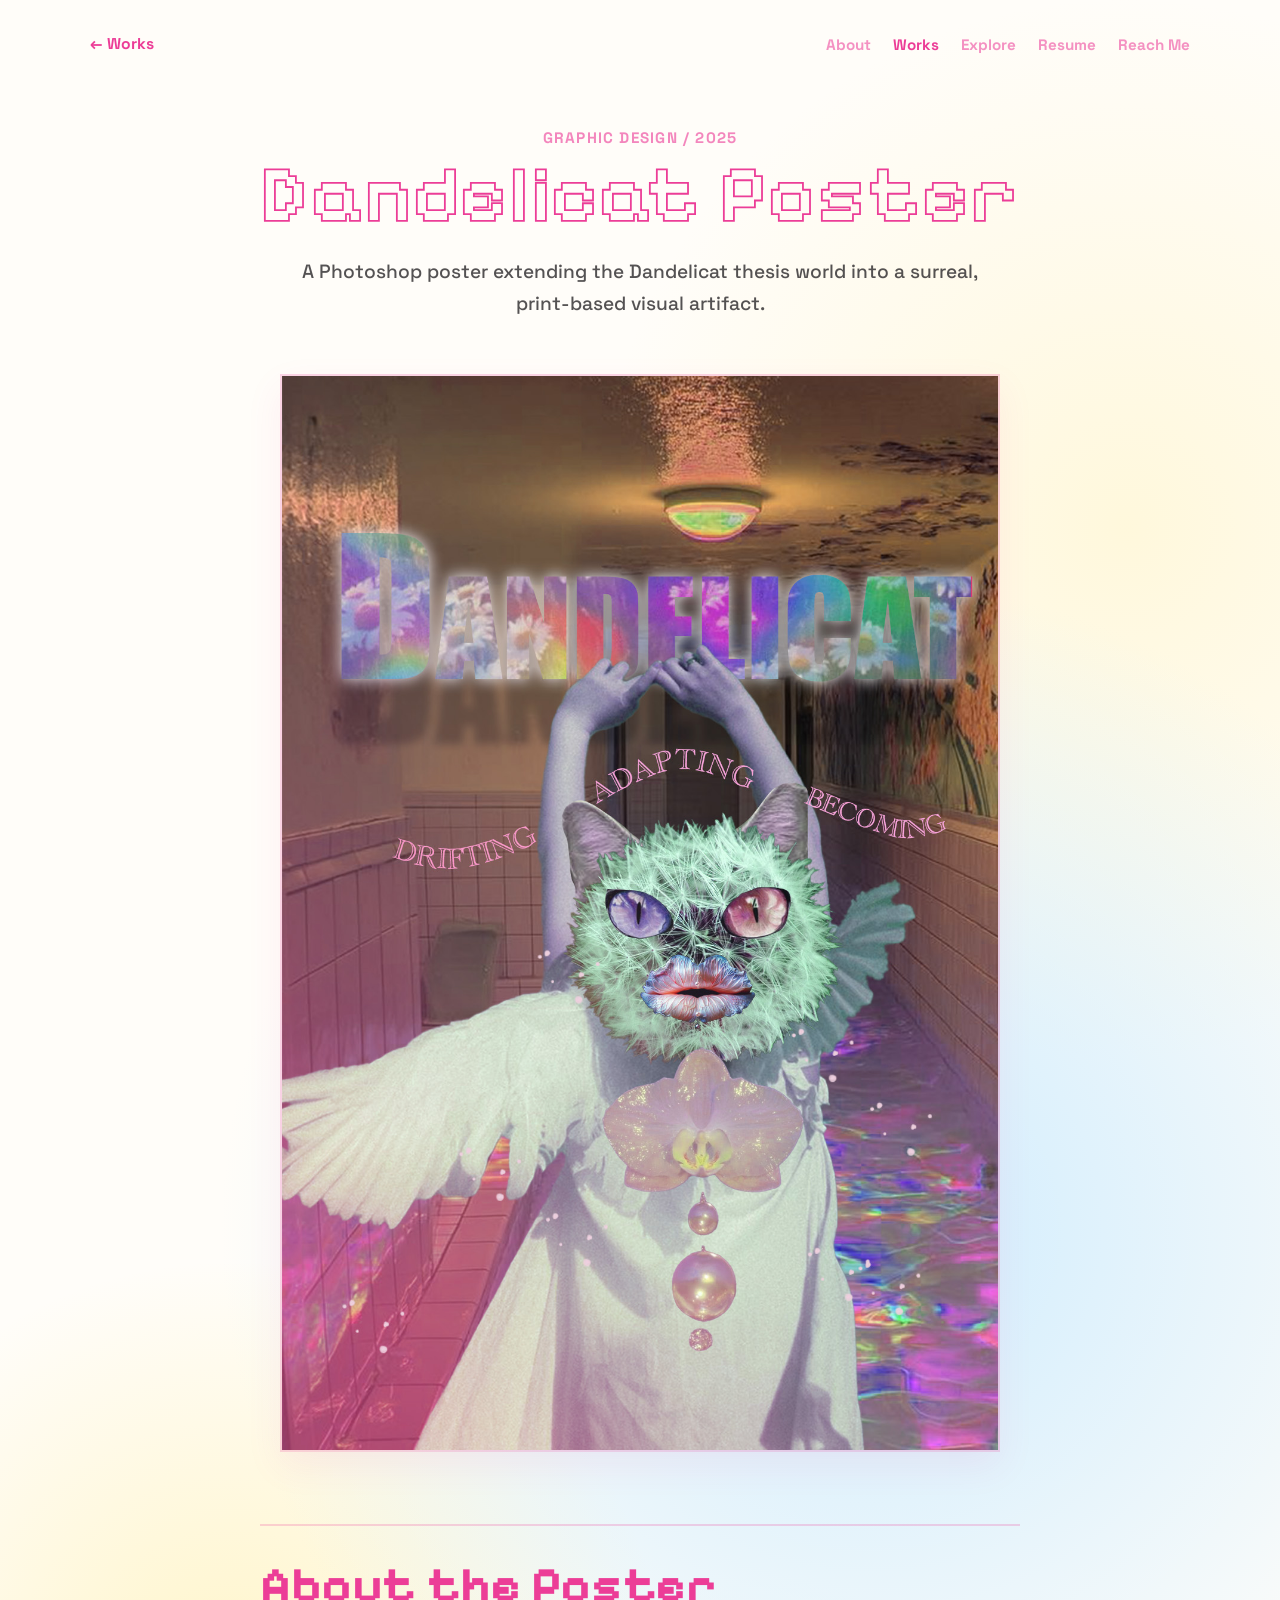
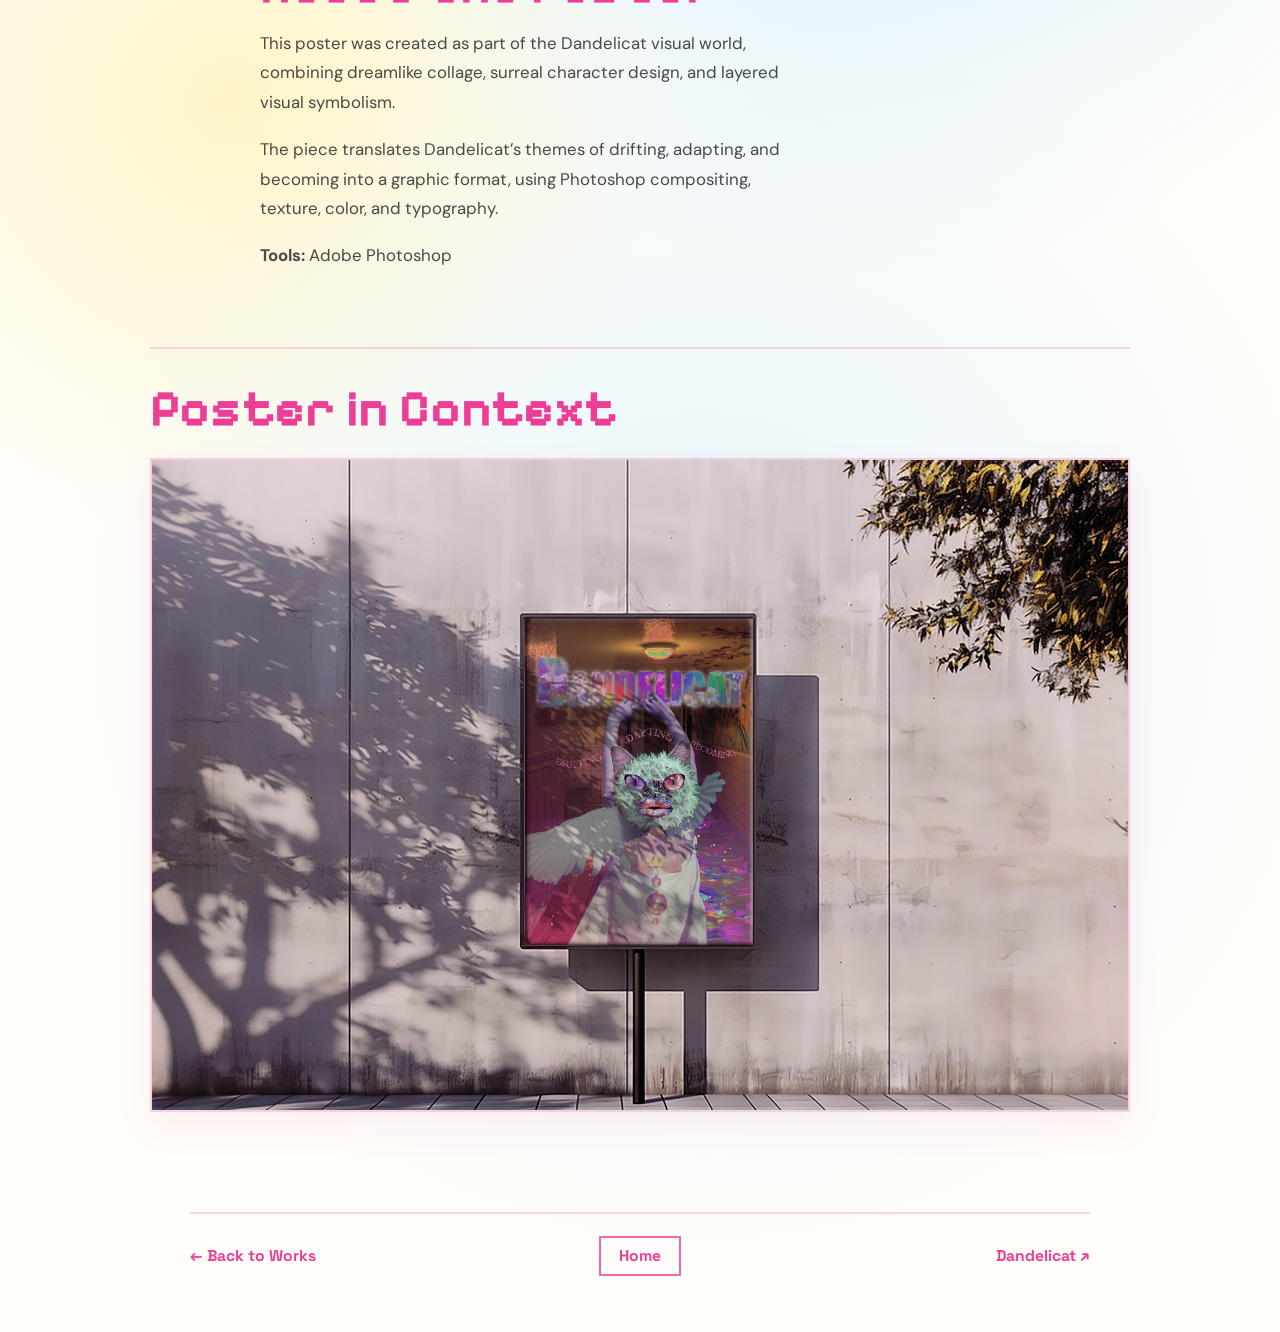
<file: vwdandelicat-poster.html>
<!DOCTYPE html>
<html lang="en">
<head>
  <meta charset="UTF-8" />
  <meta name="viewport" content="width=device-width, initial-scale=1.0" />

  <title>Dandelicat Poster | Avery Liu</title>

  <link rel="preconnect" href="https://fonts.googleapis.com">
  <link rel="preconnect" href="https://fonts.gstatic.com" crossorigin>
  <link 
    href="https://fonts.googleapis.com/css2?family=DM+Sans:wght@400;500;700;900&family=Pixelify+Sans:wght@400;500;600;700&family=Space+Grotesk:wght@400;500;600;700&display=swap" 
    rel="stylesheet"
  >

  <link rel="stylesheet" href="style.css" />
  <script src="main.js" defer></script>
</head>

<body>
  <main class="sub-page project-detail-page works-detail-page large-first-image-page poster-large-page">

    <header class="sub-header">
      <a href="visual-works.html" class="back-home">← Works</a>

      <nav class="sub-nav" aria-label="Main navigation">
        <a href="about.html">About</a>
        <a href="visual-works.html" class="active" aria-current="page">Works</a>
        <a href="explorations.html">Explore</a>
        <a href="resume.html">Resume</a>
        <a href="contact.html">Reach Me</a>
      </nav>
    </header>

    <section class="page-hero">
      <p class="page-kicker">Graphic Design / 2025</p>

      <h1 class="page-title works-detail-title">Dandelicat Poster</h1>

      <p class="page-intro">
        A Photoshop poster extending the Dandelicat thesis world into a surreal, print-based visual artifact.
      </p>
    </section>

    <section class="project-cover-section poster-cover-section">
      <figure class="project-cover-figure poster-cover-figure">
        <img 
          src="DandelicatPoster.jpg" 
          alt="Dandelicat poster featuring a surreal dandelion-cat figure in a dreamlike hallway"
          class="project-cover-image poster-cover-image"
        >
      </figure>
    </section>

    <section class="content-block project-info-block large-project-info-block">
      <h2>About the Poster</h2>

      <p>
        This poster was created as part of the Dandelicat visual world, combining dreamlike collage, surreal character design, and layered visual symbolism.
      </p>

      <p>
        The piece translates Dandelicat’s themes of drifting, adapting, and becoming into a graphic format, using Photoshop compositing, texture, color, and typography.
      </p>

      <p>
        <strong>Tools:</strong> Adobe Photoshop
      </p>
    </section>

    <section class="poster-context-section">
      <h2>Poster in Context</h2>

      <figure class="poster-context-figure">
        <img 
          src="postermockup.jpg"
          alt="Dandelicat poster displayed in an outdoor poster stand mockup"
          class="poster-context-image"
        >
      </figure>
    </section>

    <footer class="page-footer-nav">
      <a href="visual-works.html" class="footer-link previous-link">← Back to Works</a>
      <a href="index.html" class="footer-home">Home</a>
      <a 
        href="https://parsons.edu/dt-2026/dandelicat/" 
        target="_blank" 
        rel="noopener noreferrer" 
        class="footer-link next-link"
      >
        Dandelicat ↗
      </a>
    </footer>

  </main>
</body>
</html>
</file>
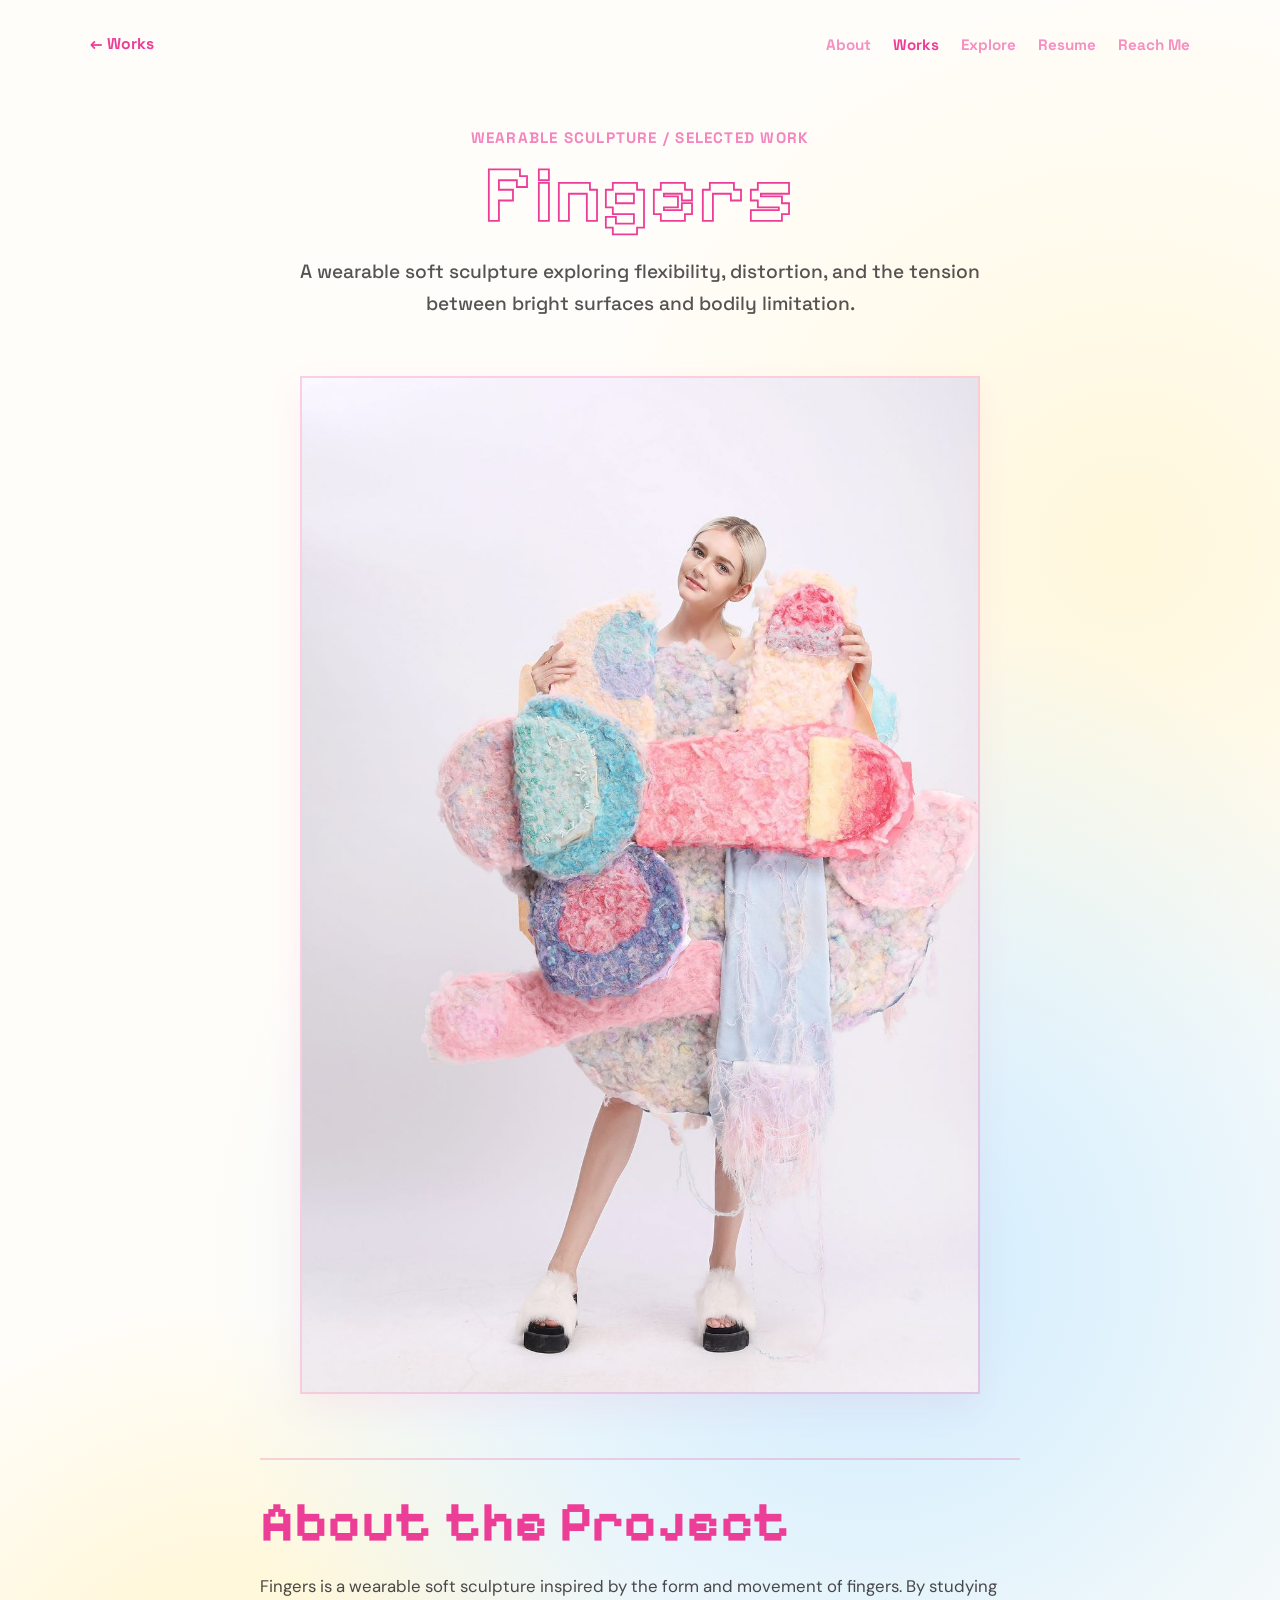
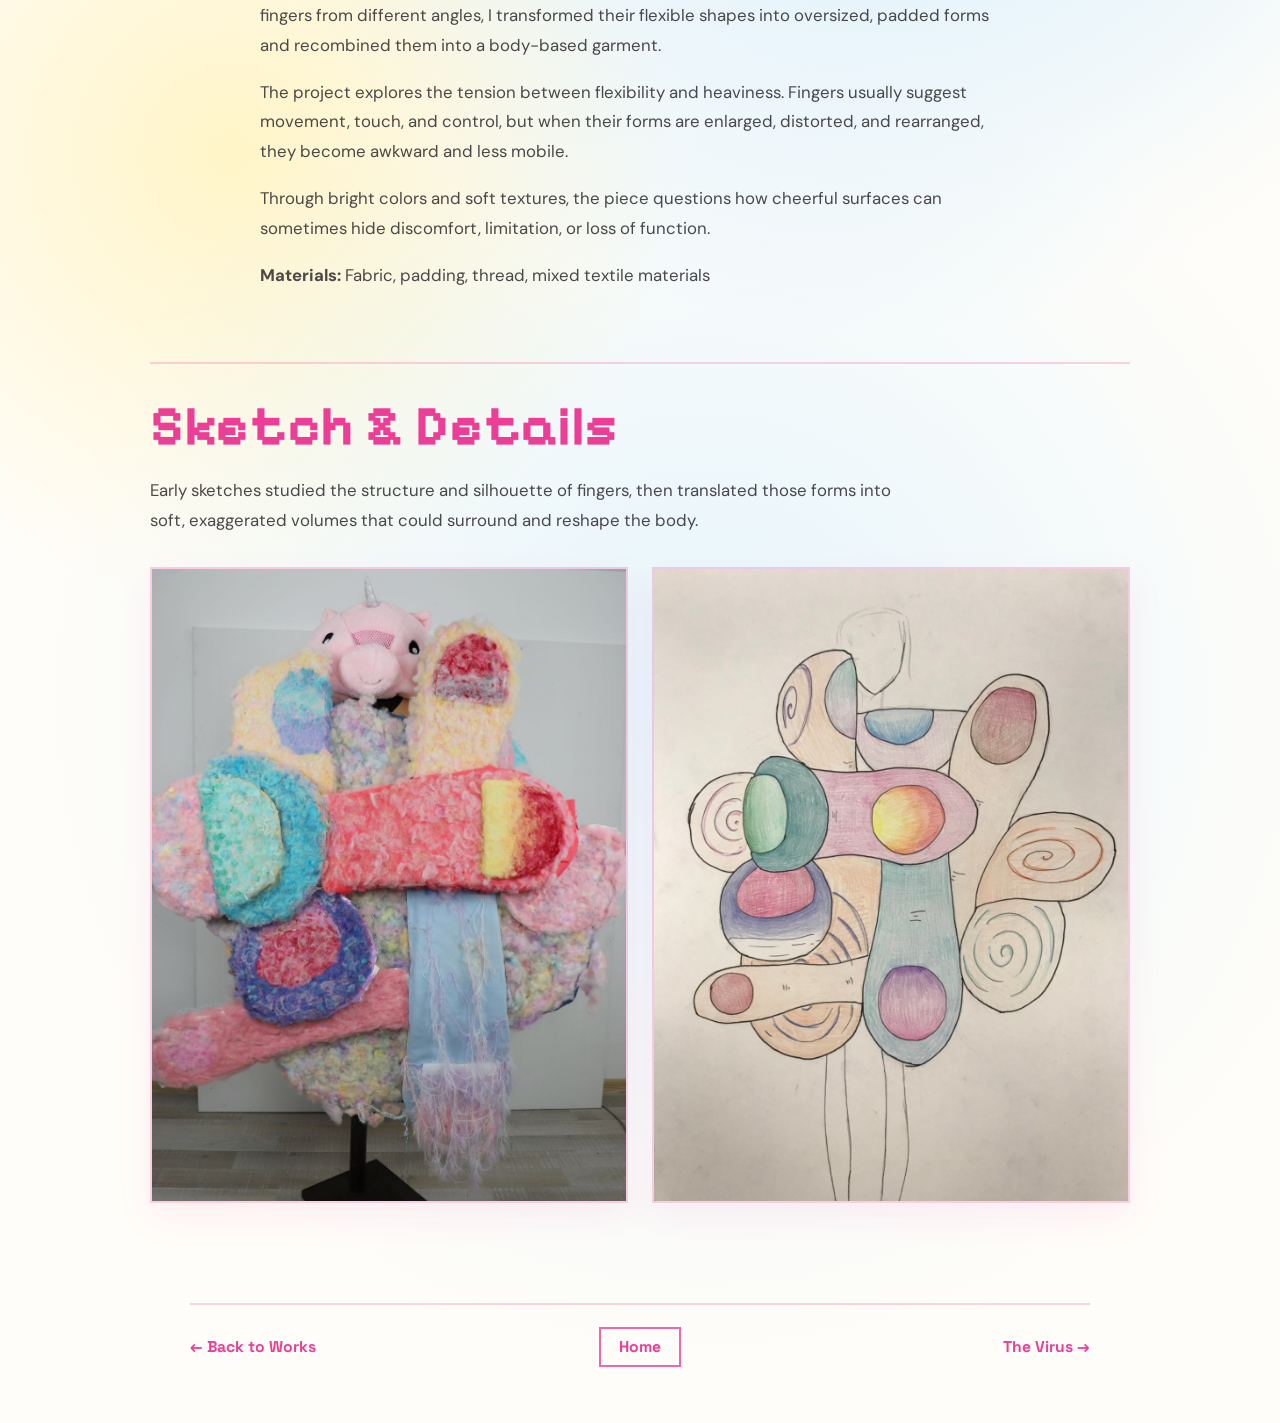
<file: vwfingers.html>
<!DOCTYPE html>
<html lang="en">
<head>
  <meta charset="UTF-8" />
  <meta name="viewport" content="width=device-width, initial-scale=1.0" />

  <title>Fingers | Avery Liu</title>

  <link rel="preconnect" href="https://fonts.googleapis.com">
  <link rel="preconnect" href="https://fonts.gstatic.com" crossorigin>
  <link 
    href="https://fonts.googleapis.com/css2?family=DM+Sans:wght@400;500;700;900&family=Pixelify+Sans:wght@400;500;600;700&family=Space+Grotesk:wght@400;500;600;700&display=swap" 
    rel="stylesheet"
  >

  <link rel="stylesheet" href="style.css" />
  <script src="main.js" defer></script>
</head>

<body>
  <main class="sub-page project-detail-page works-detail-page artwork-detail-page">

    <header class="sub-header">
      <a href="visual-works.html" class="back-home">← Works</a>

      <nav class="sub-nav" aria-label="Main navigation">
        <a href="about.html">About</a>
        <a href="visual-works.html" class="active" aria-current="page">Works</a>
        <a href="explorations.html">Explore</a>
        <a href="resume.html">Resume</a>
        <a href="contact.html">Reach Me</a>
      </nav>
    </header>

    <section class="page-hero">
      <p class="page-kicker">Wearable Sculpture / Selected Work</p>

      <h1 class="page-title works-detail-title">Fingers</h1>

      <p class="page-intro">
        A wearable soft sculpture exploring flexibility, distortion, and the tension between bright surfaces and bodily limitation.
      </p>
    </section>

    <section class="artwork-main-section">
      <figure class="artwork-main-figure">
        <img 
          src="fingers.jpeg" 
          alt="Colorful wearable soft sculpture inspired by enlarged finger forms"
          class="artwork-main-image fingers-main-image"
        >
      </figure>
    </section>

    <section class="artwork-text-block">
      <h2>About the Project</h2>

      <p>
        Fingers is a wearable soft sculpture inspired by the form and movement of fingers. By studying fingers from different angles, I transformed their flexible shapes into oversized, padded forms and recombined them into a body-based garment.
      </p>

      <p>
        The project explores the tension between flexibility and heaviness. Fingers usually suggest movement, touch, and control, but when their forms are enlarged, distorted, and rearranged, they become awkward and less mobile.
      </p>

      <p>
        Through bright colors and soft textures, the piece questions how cheerful surfaces can sometimes hide discomfort, limitation, or loss of function.
      </p>

      <p>
        <strong>Materials:</strong> Fabric, padding, thread, mixed textile materials
      </p>
    </section>

    <section class="artwork-secondary-section">
      <h2>Sketch & Details</h2>

      <p>
        Early sketches studied the structure and silhouette of fingers, then translated those forms into soft, exaggerated volumes that could surround and reshape the body.
      </p>

      <div class="artwork-image-pair">
        <figure class="artwork-secondary-figure">
          <img 
            src="f.jpeg"
            alt="Detailed view of Fingers wearable soft sculpture"
            class="artwork-secondary-image"
          >
        </figure>

        <figure class="artwork-secondary-figure">
          <img 
            src="f-sk.jpeg"
            alt="Sketches and process notes for Fingers wearable soft sculpture"
            class="artwork-secondary-image"
          >
        </figure>
      </div>
    </section>

    <footer class="page-footer-nav">
      <a href="visual-works.html" class="footer-link previous-link">← Back to Works</a>
      <a href="index.html" class="footer-home">Home</a>
      <a href="vwthe-virus.html" class="footer-link next-link">The Virus →</a>
    </footer>

  </main>
</body>
</html>
</file>
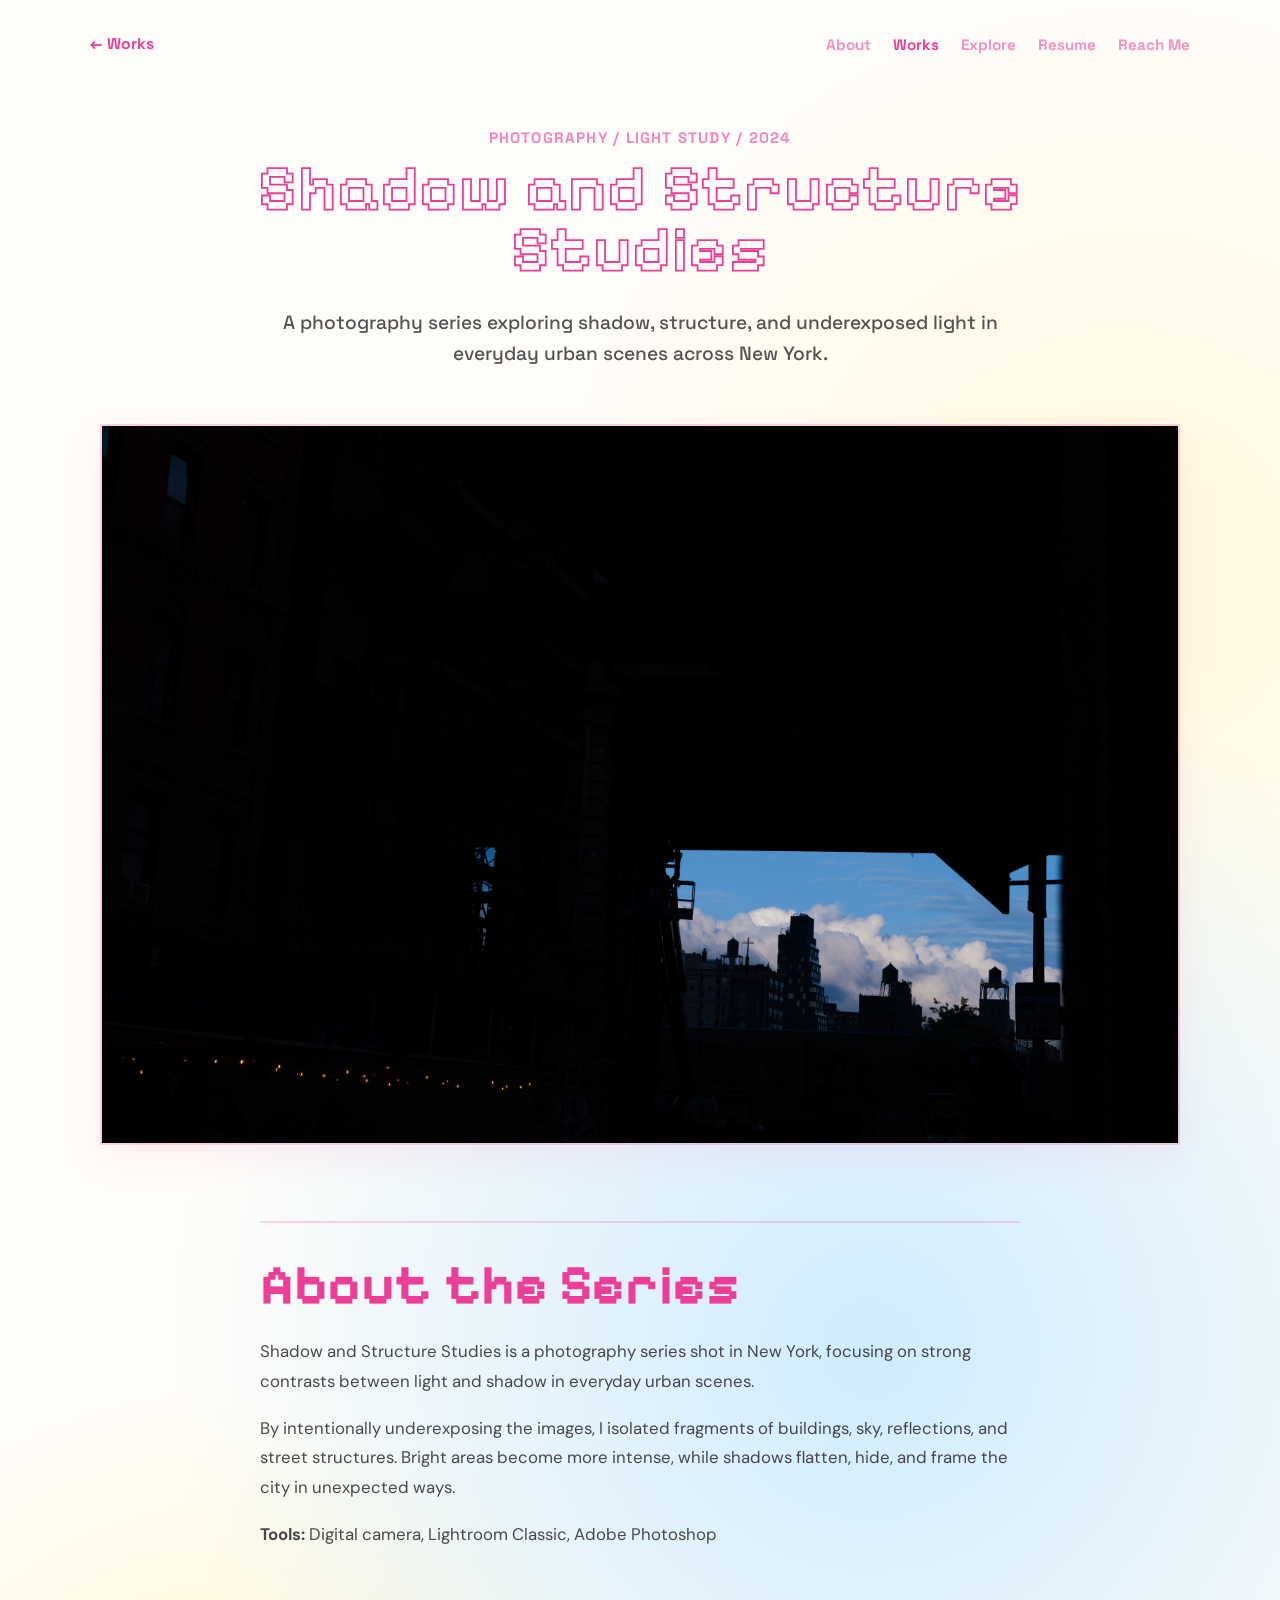
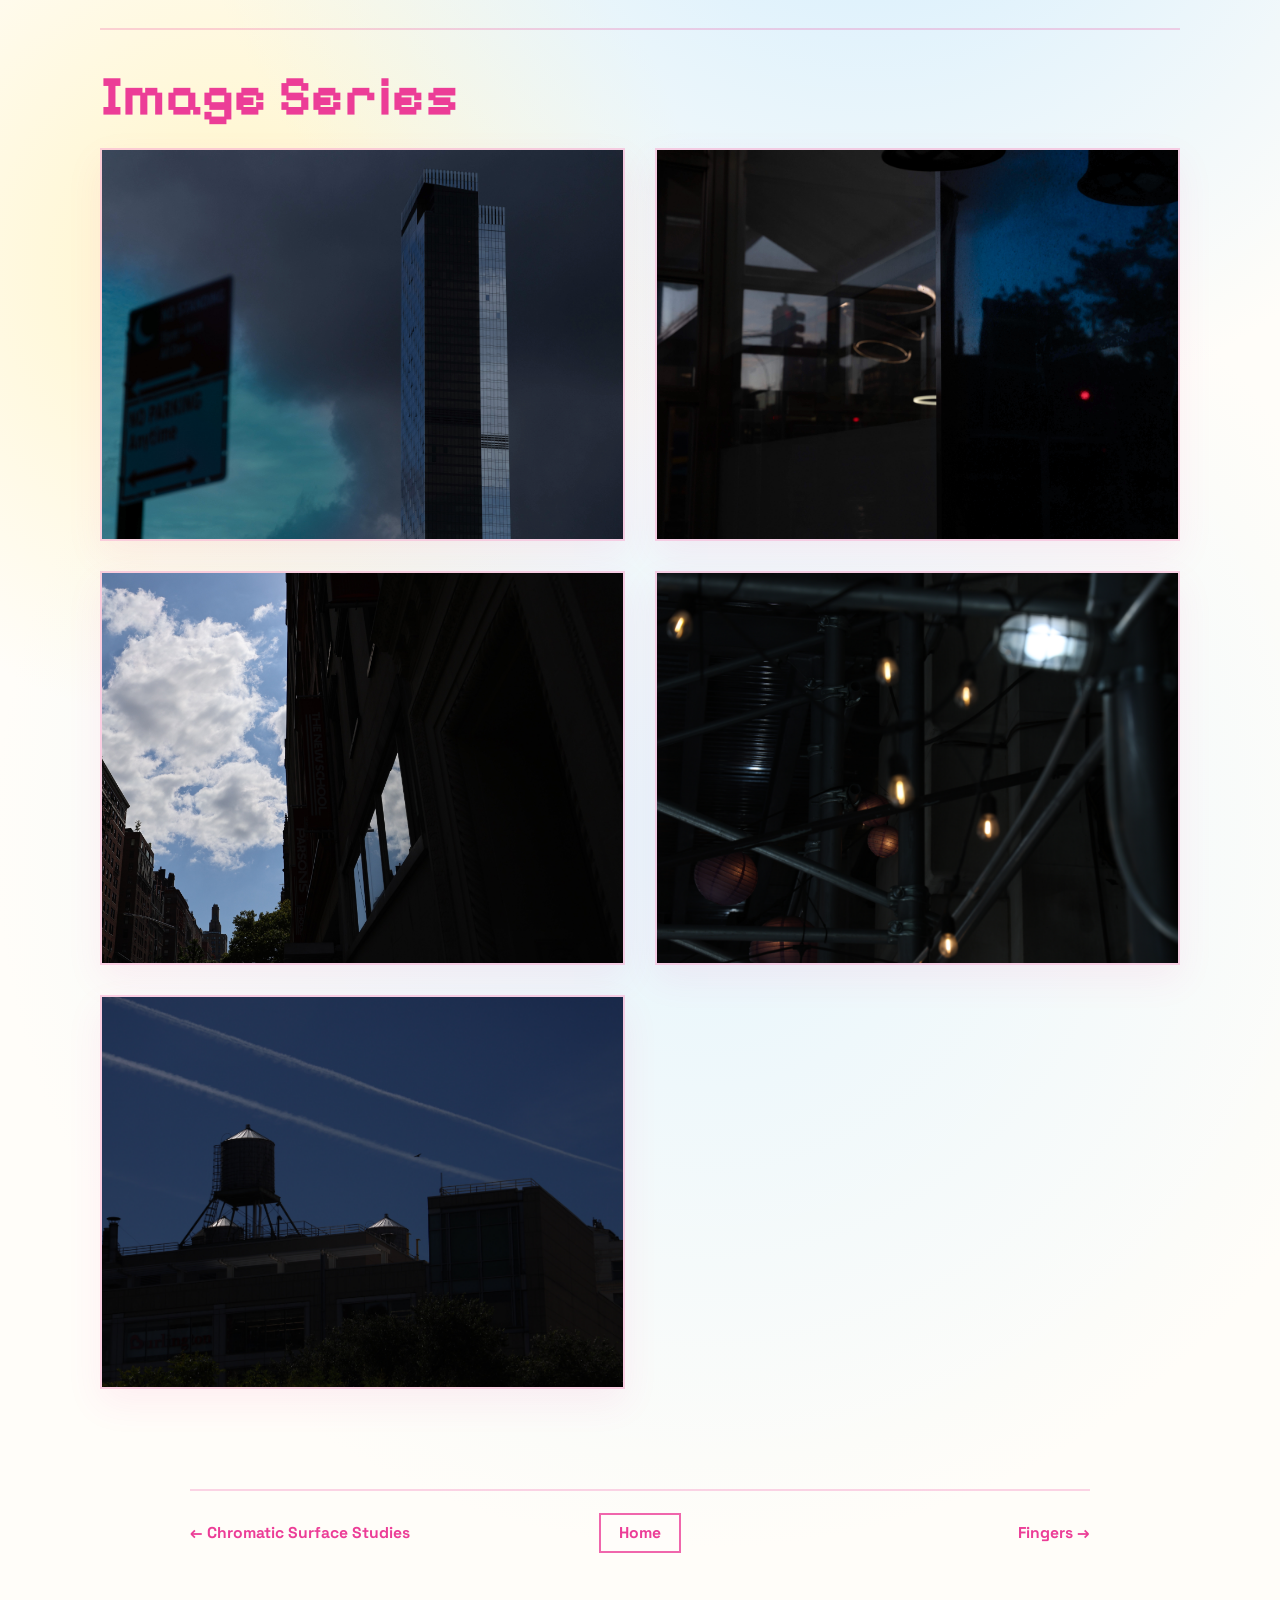
<file: vwshadow-structure.html>
<!DOCTYPE html>
<html lang="en">
<head>
  <meta charset="UTF-8" />
  <meta name="viewport" content="width=device-width, initial-scale=1.0" />

  <title>Shadow and Structure Studies | Avery Liu</title>

  <link rel="preconnect" href="https://fonts.googleapis.com">
  <link rel="preconnect" href="https://fonts.gstatic.com" crossorigin>
  <link 
    href="https://fonts.googleapis.com/css2?family=DM+Sans:wght@400;500;700;900&family=Pixelify+Sans:wght@400;500;600;700&family=Space+Grotesk:wght@400;500;600;700&display=swap" 
    rel="stylesheet"
  >

  <link rel="stylesheet" href="style.css" />
  <script src="main.js" defer></script>
</head>

<body>
  <main class="sub-page project-detail-page works-detail-page photography-detail-page shadow-detail-page">

    <header class="sub-header">
      <a href="visual-works.html" class="back-home">← Works</a>

      <nav class="sub-nav" aria-label="Main navigation">
        <a href="about.html">About</a>
        <a href="visual-works.html" class="active" aria-current="page">Works</a>
        <a href="explorations.html">Explore</a>
        <a href="resume.html">Resume</a>
        <a href="contact.html">Reach Me</a>
      </nav>
    </header>

    <section class="page-hero">
      <p class="page-kicker">Photography / Light Study / 2024</p>

      <h1 class="page-title works-detail-title long-detail-title">
        Shadow and Structure Studies
      </h1>

      <p class="page-intro">
        A photography series exploring shadow, structure, and underexposed light in everyday urban scenes across New York.
      </p>
    </section>

    <section class="photo-cover-section">
      <figure class="photo-cover-figure">
        <img 
          src="shadow-cover.jpg" 
          alt="Underexposed New York street scene framing a bright blue sky and distant buildings"
          class="photo-cover-image"
        >
      </figure>
    </section>

    <section class="photo-text-block">
      <h2>About the Series</h2>

      <p>
        Shadow and Structure Studies is a photography series shot in New York, focusing on strong contrasts between light and shadow in everyday urban scenes.
      </p>

      <p>
        By intentionally underexposing the images, I isolated fragments of buildings, sky, reflections, and street structures. Bright areas become more intense, while shadows flatten, hide, and frame the city in unexpected ways.
      </p>

      <p>
        <strong>Tools:</strong> Digital camera, Lightroom Classic, Adobe Photoshop
      </p>
    </section>

    <section class="photo-gallery-section">
      <h2>Image Series</h2>

      <div class="photo-gallery-grid shadow-gallery-grid">

        <figure class="photo-gallery-item">
          <img 
            src="shadow-04.jpg" 
            alt="Dark window reflection with blue light and small red points"
            class="photo-gallery-image shadow-position-center"
          >
        </figure>

        <figure class="photo-gallery-item">
          <img 
            src="shadow-05.jpg" 
            alt="Tall glass building and parking sign under a dark stormy sky"
            class="photo-gallery-image shadow-position-center"
          >
        </figure>

        <figure class="photo-gallery-item">
          <img 
            src="shadow-03.jpg" 
            alt="Tall buildings and bright clouds divided by a dark urban shadow"
            class="photo-gallery-image shadow-position-center"
          >
        </figure>

        <figure class="photo-gallery-item">
          <img 
            src="shadow-01.jpg" 
            alt="Dark scaffolding and small lights photographed in New York"
            class="photo-gallery-image shadow-position-center"
          >
        </figure>

        <figure class="photo-gallery-item">
          <img 
            src="shadow-02.jpg" 
            alt="New York rooftop water towers and airplane trails against a dark blue sky"
            class="photo-gallery-image shadow-position-center"
          >
        </figure>

      </div>
    </section>

    <footer class="page-footer-nav">
      <a href="vwchromatic-surface.html" class="footer-link previous-link">← Chromatic Surface Studies</a>
      <a href="index.html" class="footer-home">Home</a>
      <a href="vwfingers.html" class="footer-link next-link">Fingers →</a>
    </footer>

  </main>
</body>
</html>
</file>
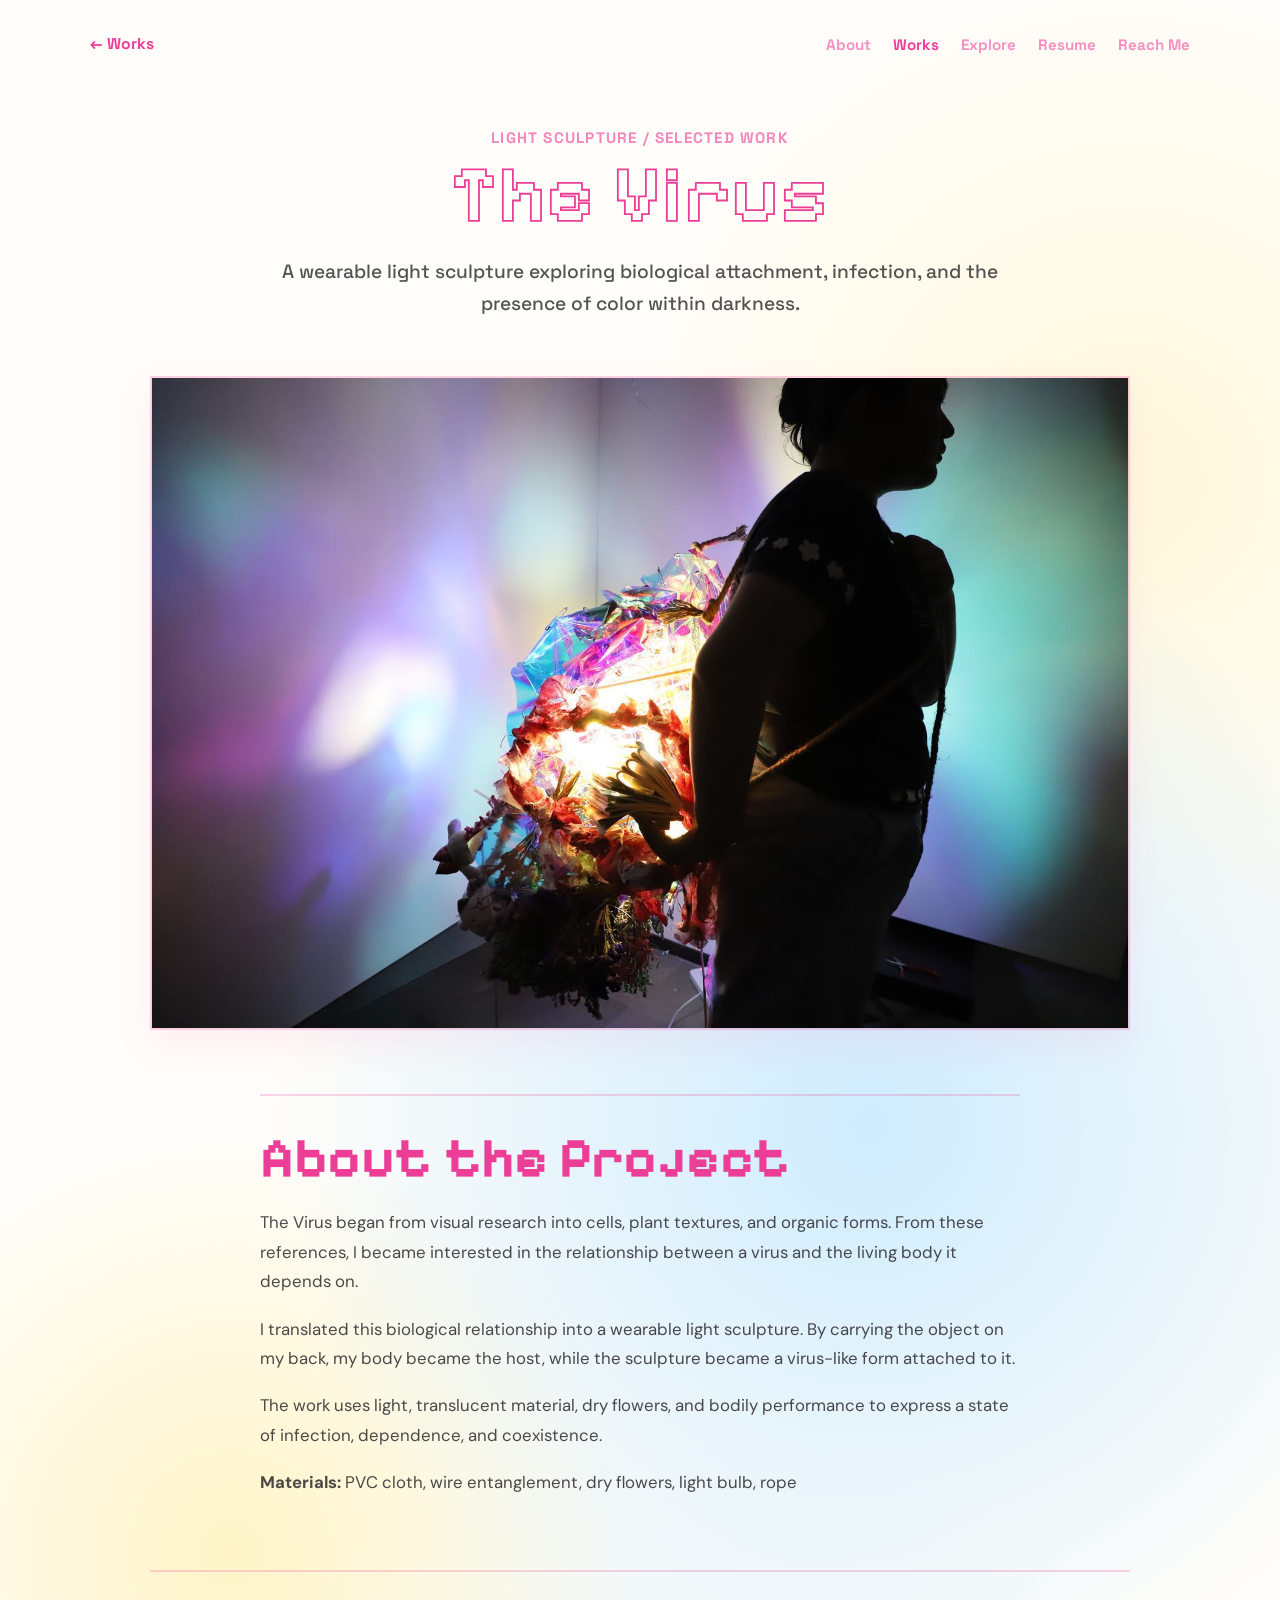
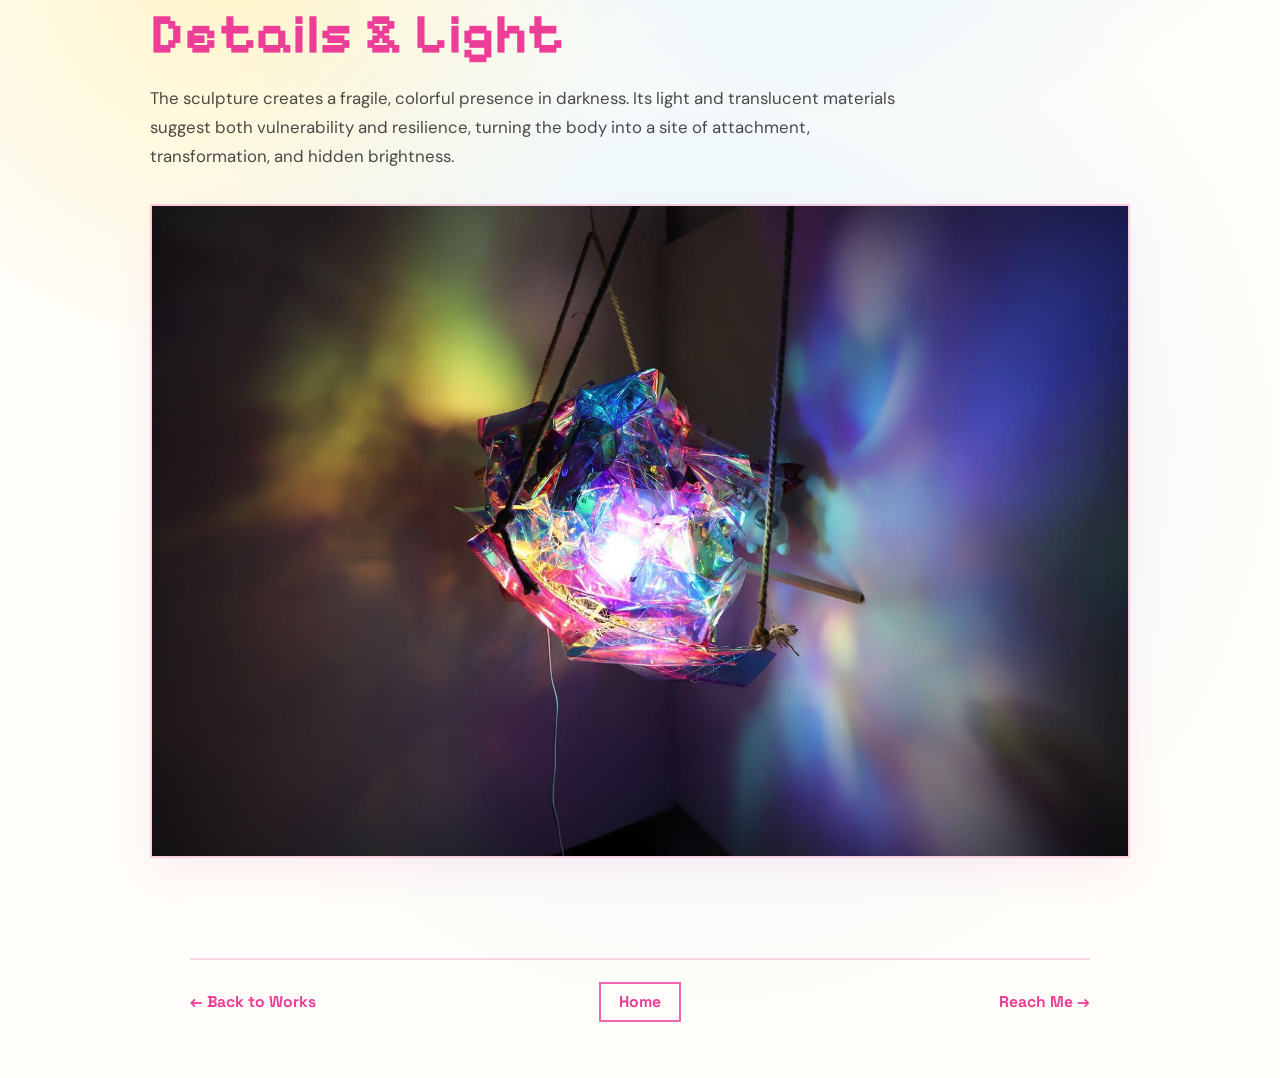
<file: vwthe-virus.html>
<!DOCTYPE html>
<html lang="en">
<head>
  <meta charset="UTF-8" />
  <meta name="viewport" content="width=device-width, initial-scale=1.0" />

  <title>The Virus | Avery Liu</title>

  <link rel="preconnect" href="https://fonts.googleapis.com">
  <link rel="preconnect" href="https://fonts.gstatic.com" crossorigin>
  <link 
    href="https://fonts.googleapis.com/css2?family=DM+Sans:wght@400;500;700;900&family=Pixelify+Sans:wght@400;500;600;700&family=Space+Grotesk:wght@400;500;600;700&display=swap" 
    rel="stylesheet"
  >

  <link rel="stylesheet" href="style.css" />
  <script src="main.js" defer></script>
</head>

<body>
  <main class="sub-page project-detail-page works-detail-page artwork-detail-page">

    <header class="sub-header">
      <a href="visual-works.html" class="back-home">← Works</a>

      <nav class="sub-nav" aria-label="Main navigation">
        <a href="about.html">About</a>
        <a href="visual-works.html" class="active" aria-current="page">Works</a>
        <a href="explorations.html">Explore</a>
        <a href="resume.html">Resume</a>
        <a href="contact.html">Reach Me</a>
      </nav>
    </header>

    <section class="page-hero">
      <p class="page-kicker">Light Sculpture / Selected Work</p>

      <h1 class="page-title works-detail-title">The Virus</h1>

      <p class="page-intro">
        A wearable light sculpture exploring biological attachment, infection, and the presence of color within darkness.
      </p>
    </section>

    <section class="artwork-main-section">
      <figure class="artwork-main-figure">
        <img 
          src="vcover.jpeg" 
          alt="Wearable light sculpture attached to the body, creating colorful light in a dark environment"
          class="artwork-main-image"
        >
      </figure>
    </section>

    <section class="artwork-text-block">
      <h2>About the Project</h2>

      <p>
        The Virus began from visual research into cells, plant textures, and organic forms. From these references, I became interested in the relationship between a virus and the living body it depends on.
      </p>

      <p>
        I translated this biological relationship into a wearable light sculpture. By carrying the object on my back, my body became the host, while the sculpture became a virus-like form attached to it.
      </p>

      <p>
        The work uses light, translucent material, dry flowers, and bodily performance to express a state of infection, dependence, and coexistence.
      </p>

      <p>
        <strong>Materials:</strong> PVC cloth, wire entanglement, dry flowers, light bulb, rope
      </p>
    </section>

    <section class="artwork-secondary-section">
      <h2>Details & Light</h2>

      <p>
        The sculpture creates a fragile, colorful presence in darkness. Its light and translucent materials suggest both vulnerability and resilience, turning the body into a site of attachment, transformation, and hidden brightness.
      </p>

      <figure class="artwork-secondary-figure">
        <img 
          src="vpic.jpeg"
          alt="Detail view of the light sculpture showing translucent material, flowers, and colorful light"
          class="artwork-secondary-image"
        >
      </figure>
    </section>

    <footer class="page-footer-nav">
      <a href="visual-works.html" class="footer-link previous-link">← Back to Works</a>
      <a href="index.html" class="footer-home">Home</a>
      <a href="contact.html" class="footer-link next-link">Reach Me →</a>
    </footer>

  </main>
</body>
</html>
</file>
<file: style.css>
/* =========================================================
Global / Base
========================================================= */

:root {
  --pink: #ec3d97;
  --cream: #fffdf9;
  --ink: #242124;

  --pink-95: rgba(236, 61, 151, 0.95);
  --pink-82: rgba(236, 61, 151, 0.82);
  --pink-78: rgba(236, 61, 151, 0.78);
  --pink-70: rgba(236, 61, 151, 0.70);
  --pink-64: rgba(236, 61, 151, 0.64);
  --pink-62: rgba(236, 61, 151, 0.62);
  --pink-56: rgba(236, 61, 151, 0.56);
  --pink-48: rgba(236, 61, 151, 0.48);
  --pink-45: rgba(236, 61, 151, 0.45);
  --pink-42: rgba(236, 61, 151, 0.42);
  --pink-35: rgba(236, 61, 151, 0.35);
  --pink-28: rgba(236, 61, 151, 0.28);
  --pink-24: rgba(236, 61, 151, 0.24);
  --pink-22: rgba(236, 61, 151, 0.22);
  --pink-18: rgba(236, 61, 151, 0.18);
  --pink-12: rgba(236, 61, 151, 0.12);

  --cream-56: rgba(255, 253, 249, 0.56);
  --cream-52: rgba(255, 253, 249, 0.52);
  --cream-46: rgba(255, 253, 249, 0.46);
  --cream-38: rgba(255, 253, 249, 0.38);
  --cream-36: rgba(255, 253, 249, 0.36);
  --cream-24: rgba(255, 253, 249, 0.24);

  --ink-82: rgba(36, 33, 36, 0.82);
  --ink-78: rgba(36, 33, 36, 0.78);

  --font-body: "DM Sans", system-ui, sans-serif;
  --font-pixel: "Pixelify Sans", "DM Sans", system-ui, sans-serif;
  --font-display: "Space Grotesk", "DM Sans", system-ui, sans-serif;

  --border-soft: 2px solid var(--pink-22);
  --border-mid: 2px solid var(--pink-24);
  --shadow-soft: 0 10px 28px rgba(236, 61, 151, 0.055);
  --shadow-image: 0 14px 34px rgba(236, 61, 151, 0.08);
}

* {
  box-sizing: border-box;
}

html {
  scroll-behavior: smooth;
}

body {
  margin: 0;
  font-family: var(--font-body);
  color: var(--ink);

  background:
  radial-gradient(circle at 68% 42%, rgba(196, 232, 255, 0.82), transparent 34%),
  radial-gradient(circle at 55% 76%, rgba(210, 239, 255, 0.55), transparent 28%),
  radial-gradient(circle at 18% 58%, rgba(255, 231, 120, 0.38), transparent 22%),
  radial-gradient(circle at 88% 18%, rgba(255, 236, 153, 0.30), transparent 20%),
  var(--cream);
}

a {
  color: var(--pink);
}

/* =========================================================
Home Page Layout
Used by: index.html
========================================================= */

.home-page {
  min-height: 100vh;
  padding: 42px 7vw 80px;
  position: relative;
  overflow-x: hidden;
}

.home-link {
  text-decoration: none;
}

.hero-header {
  margin-bottom: 62px;
}

.title-wrap {
  position: relative;
  display: flex;
  justify-content: center;
  align-items: flex-start;
  width: 100%;
}

.site-title {
  margin: 0;

  font-family: var(--font-pixel);
  font-size: clamp(4.8rem, 13vw, 12rem);
  line-height: 0.82;
  letter-spacing: 0.02em;
  font-weight: 700;

  color: transparent;
  -webkit-text-stroke: 2px var(--pink);

  text-transform: uppercase;
  text-align: center;
}

/* =========================================================
Home Page Decorations
Used by: index.html title sparkles/hearts
========================================================= */

.title-deco {
  position: absolute;
  color: rgba(236, 61, 151, 0.92);
  line-height: 1;
  pointer-events: none;
}

.deco-left {
  left: 0;
  top: 0.45rem;
  font-size: clamp(1.5rem, 2.2vw, 2.2rem);
}

.deco-left-small {
  left: 5.2vw;
  bottom: 0.2rem;
  font-size: clamp(0.9rem, 1.4vw, 1.3rem);
  transform: rotate(-12deg);
  opacity: 0.75;
}

.deco-right {
  right: 1.2vw;
  top: 0.7rem;
  font-size: clamp(1.4rem, 2vw, 2rem);
  transform: rotate(10deg);
}

.deco-right-small {
  right: 8vw;
  bottom: 0.1rem;
  font-size: clamp(0.9rem, 1.3vw, 1.2rem);
  opacity: 0.75;
}

/* =========================================================
Home Page Intro Ribbon
Used by: index.html
========================================================= */

.intro-ribbon {
  margin: 30px 0 0;

  position: relative;
  left: 50%;
  width: 100vw;
  transform: translateX(-50%);

  background: var(--pink-64);
  color: rgba(255, 253, 249, 0.98);

  padding: 9px 7vw;

  font-family: var(--font-display);
  font-size: clamp(0.95rem, 1.35vw, 1.12rem);
  line-height: 1.4;
  font-weight: 600;
  letter-spacing: 0.005em;
  text-align: center;

  box-shadow: 0 6px 14px rgba(236, 61, 151, 0.06);
}

/* =========================================================
Home Page Main Navigation
Used by: index.html A/V/E/R/Y menu
========================================================= */

.hero-content {
  max-width: 920px;
  margin: 0 auto;
}

.main-nav {
  display: flex;
  flex-direction: column;
  gap: 19px;
}

.nav-item {
  width: fit-content;
  display: inline-flex;
  align-items: baseline;

  text-decoration: none;
  font-family: var(--font-pixel);
  font-size: clamp(2.6rem, 6vw, 5.6rem);
  line-height: 1;
  font-weight: 700;

  cursor: pointer;
  -webkit-tap-highlight-color: transparent;
  touch-action: manipulation;

  transition:
  transform 0.2s ease,
  opacity 0.2s ease;
}

.nav-first {
  margin-right: 2px;
  color: var(--pink);
  font-weight: 700;
}

.nav-rest {
  color: var(--pink-45);
  font-weight: 600;

  transition:
  color 0.2s ease,
  opacity 0.2s ease;
}

.nav-item:hover,
.nav-item:active {
  transform: translateX(10px);
}

.nav-item:hover .nav-rest,
.nav-item:active .nav-rest {
  color: var(--pink-82);
}

.nav-item:focus-visible {
  outline: 3px dashed var(--pink);
  outline-offset: 8px;
}

/* =========================================================
Home Page Footer
Used by: index.html
========================================================= */

.site-footer {
  margin-top: 90px;
  padding-bottom: 20px;
  color: rgba(236, 61, 151, 0.75);
  font-size: 0.85rem;
  text-align: center;
}

.footer-line {
  width: 100%;
  height: 2px;
  margin-bottom: 18px;

  background: var(--pink-35);
  border-radius: 999px;
}

.site-footer p {
  margin: 0;
}

/* =========================================================
Home Page: Stable Left Menu + Curated Work Grid
Used by: index.html
========================================================= */

.home-page.home-showcase-page {
  min-height: 100vh;
  padding: 30px 2vw 26px;
  overflow-x: hidden;
}

.home-showcase-page .home-showcase-header {
  margin-bottom: 26px;
}

.home-showcase-page .site-title {
  font-size: clamp(4.6rem, 11vw, 10rem);
}

.home-showcase-page .intro-ribbon {
  margin-top: 20px;
}

/* Main layout */
.home-showcase-layout {
  width: 100%;
  max-width: 1380px;
  margin: 0 auto;

  display: grid;
  grid-template-columns: 255px minmax(0, 1030px);
  gap: 26px;
  align-items: start;
  justify-content: center;
}

/* Left menu */
.home-menu-column {
  position: relative;
  z-index: 5;
  padding-top: 10px;
  margin-left: -42px;
  overflow: visible;
}

.home-compact-nav {
  gap: 8px;
  align-items: flex-start;
}

.home-compact-nav .nav-item {
  width: 255px;

  font-size: clamp(1.75rem, 2.75vw, 2.9rem);
  line-height: 0.95;

  white-space: normal;
  overflow-wrap: normal;
  word-break: normal;
}

.home-compact-nav .nav-item:hover,
.home-compact-nav .nav-item:active {
  transform: translateX(6px);
}

/* Right work area */
.home-work-showcase {
  min-width: 0;
  max-width: 1030px;
}

.home-work-showcase-grid {
  display: grid;
  grid-template-columns: 1fr 0.92fr 1fr;
  grid-template-areas:
    "dandelicat poster lumo"
    "virus      poster fingers";
  gap: 18px 22px;
  align-items: start;
}

/* Grid positions */
.tile-dandelicat {
  grid-area: dandelicat;
}

.tile-poster {
  grid-area: poster;
}

.tile-virus {
  grid-area: virus;
}

.tile-lumo {
  grid-area: lumo;
}

.tile-fingers {
  grid-area: fingers;
}

/* Tile base */
.home-work-tile {
  display: block;
  min-width: 0;

  text-decoration: none;
  color: var(--pink);
}

/* Image frame: no border on homepage */
.home-work-tile-image-wrap {
  width: 100%;
  aspect-ratio: 4 / 3;

  overflow: hidden;
  border: none;
  background: transparent;
  box-shadow: none;
  line-height: 0;

  transition:
  transform 0.22s ease,
  opacity 0.22s ease;
}

.home-work-tile:hover .home-work-tile-image-wrap {
  transform: translateY(-4px);
  opacity: 0.88;
}

.home-work-tile-image {
  width: 100%;
  height: 100%;
  display: block;

  object-fit: cover;
  object-position: center;

  transition: transform 0.28s ease;
}

.home-work-tile:hover .home-work-tile-image {
  transform: scale(1.03);
}

/* Work titles under images */
.home-work-tile h2 {
  margin: 7px 0 0;

  font-family: var(--font-display);
  font-size: 0.84rem;
  line-height: 1.25;
  font-weight: 900;

  color: var(--pink);
}

/* Poster: original image ratio is 2:3 */
.tile-poster .home-work-tile-image-wrap {
  aspect-ratio: 2 / 3;

  overflow: hidden;
  border: none;
  background: transparent;
  box-shadow: none;
}

.tile-poster .home-work-tile-image {
  width: 100%;
  height: 100%;

  object-fit: cover;
  object-position: center;
}

/* Crop adjustments */
.tile-virus .home-work-tile-image {
  object-position: center;
}

.home-work-fingers-image {
  object-position: center 44%;
}

/* Footer */
.home-showcase-page .site-footer {
  display: block;
  margin-top: 26px;
}

/* Medium desktop */
@media (max-width: 1250px) {
  .home-showcase-layout {
    grid-template-columns: 245px minmax(0, 950px);
    gap: 24px;
  }

  .home-menu-column {
    margin-left: -24px;
  }

  .home-compact-nav .nav-item {
    width: 245px;
    font-size: clamp(1.65rem, 2.6vw, 2.75rem);
  }

  .home-work-showcase {
    max-width: 950px;
  }
}

/* Tablet */
@media (max-width: 1100px) {
  .home-showcase-page {
    overflow: visible;
  }

  .home-showcase-layout {
    grid-template-columns: 1fr;
    gap: 34px;
  }

  .home-menu-column {
    margin-left: 0;
    padding-top: 0;
  }

  .home-compact-nav .nav-item {
    width: auto;
  }

  .home-work-showcase {
    max-width: 100%;
  }

  .home-work-showcase-grid {
    grid-template-columns: repeat(2, minmax(0, 1fr));
    grid-template-areas:
      "dandelicat poster"
      "virus      poster"
      "lumo       fingers";
  }
}

/* Mobile */
@media (max-width: 700px) {
  .home-showcase-page {
    padding: 28px 24px 60px;
    overflow: visible;
  }

  .home-showcase-page .home-showcase-header {
    margin-bottom: 40px;
  }

  .home-showcase-page .site-title {
    font-size: clamp(3.6rem, 18vw, 6.2rem);
    -webkit-text-stroke: 1.4px var(--pink);
  }

  .home-showcase-layout {
    display: block;
  }

  .home-menu-column {
    margin-bottom: 36px;
  }

  .home-compact-nav {
    gap: 15px;
  }

  .home-compact-nav .nav-item {
    width: 100%;
    font-size: clamp(2rem, 10vw, 3.15rem);
  }

  .home-work-showcase-grid {
    grid-template-columns: 1fr;
    grid-template-areas:
   "dandelicat"
   "lumo"
   "poster"
   "virus"
   "fingers";
  }

  .home-work-tile-image-wrap {
    aspect-ratio: 4 / 3;
  }

  .tile-poster .home-work-tile-image-wrap {
    aspect-ratio: 2 / 3;
  }

  .home-work-tile h2 {
    font-size: 0.92rem;
  }

  .home-showcase-page .site-footer {
    margin-top: 42px;
  }
}

/* =========================================================
Sub Pages: Shared Layout
Used by: About / Works / Explorations / Resume / Reach Me
========================================================= */

.sub-page {
  min-height: 100vh;
  padding: 34px 7vw 56px;
  position: relative;

  font-family: var(--font-body);
  color: var(--ink);
}

/* =========================================================
Sub Pages: Top Navigation
Left: Home / Right: Page Links
========================================================= */

.sub-header {
  width: 100%;
  display: flex;
  justify-content: space-between;
  align-items: center;
  gap: 28px;

  margin-bottom: 74px;
}

.back-home {
  color: var(--pink);
  text-decoration: none;

  font-family: var(--font-display);
  font-size: 0.98rem;
  font-weight: 700;

  transition:
  opacity 0.2s ease,
  transform 0.2s ease;
}

.back-home:hover {
  opacity: 0.7;
  transform: translateX(-3px);
}

.sub-nav {
  display: flex;
  justify-content: flex-end;
  align-items: center;
  gap: 22px;
  flex-wrap: wrap;
}

.sub-nav a {
  color: var(--pink-56);
  text-decoration: none;

  font-family: var(--font-display);
  font-size: 0.95rem;
  font-weight: 700;

  transition:
  color 0.2s ease,
  transform 0.2s ease;
}

.sub-nav a:hover {
  color: var(--pink-95);
  transform: translateY(-2px);
}

.sub-nav a.active,
.sub-nav a[aria-current="page"] {
  color: var(--pink);
}

/* =========================================================
Sub Pages: Hero Section
Page title area at the top
========================================================= */

.page-hero {
  max-width: 900px;
  margin: 0 auto 72px;
  text-align: center;
}

.page-kicker {
  margin: 0 0 12px;

  font-family: var(--font-display);
  font-size: 0.95rem;
  font-weight: 700;
  letter-spacing: 0.08em;
  text-transform: uppercase;

  color: var(--pink-62);
}

.page-title {
  margin: 0;

  font-family: var(--font-pixel);
  font-size: clamp(4rem, 11vw, 9rem);
  line-height: 0.86;
  font-weight: 700;
  letter-spacing: 0.02em;

  color: transparent;
  -webkit-text-stroke: 1.8px var(--pink);

  text-align: center;
}

.page-intro {
  max-width: 720px;
  margin: 26px auto 0;

  font-family: var(--font-display);
  font-size: clamp(1.05rem, 1.5vw, 1.25rem);
  line-height: 1.65;
  font-weight: 500;

  color: var(--ink-78);
}

/* =========================================================
Sub Pages: Main Content Block
Used by: About / Contact / Resume / Project Detail Text
========================================================= */

.content-block {
  max-width: 760px;
  margin: 0 auto;

  padding: 34px 0 20px;
  border-top: var(--border-soft);
}

.content-block h2 {
  margin: 0 0 18px;

  font-family: var(--font-pixel);
  font-size: clamp(2rem, 4vw, 3.2rem);
  line-height: 1;
  font-weight: 700;

  color: var(--pink);
}

.content-block p {
  margin: 0 0 18px;

  font-family: var(--font-body);
  font-size: 1.05rem;
  line-height: 1.75;

  color: var(--ink-82);
}

.content-block a {
  color: var(--pink);
  font-weight: 700;
}


/* =========================================================
About Page: Redesigned Layout
Used by: about.html
========================================================= */

/* Page width */
.about-page .page-hero {
  margin-bottom: 60px;
}

.about-page .about-intro,
.about-page .about-division,
.about-page .about-beyond,
.about-page .about-next {
  max-width: 1080px;
  margin-left: auto;
  margin-right: auto;
}

/* Shared Typography */
.about-page .about-intro h2,
.about-page .about-division h2,
.about-page .about-beyond h2,
.about-page .about-next h2 {
  font-family: var(--font-pixel);
  color: var(--pink);
  font-weight: 700;
  line-height: 1.05;
}

.about-page .about-intro p,
.about-page .about-copy p,
.about-page .about-beyond p,
.about-page .about-next p {
  font-family: var(--font-body);
  font-size: 1.03rem;
  line-height: 1.8;
  color: var(--ink-82);
  margin: 0 0 18px;
}

.about-page strong {
  font-weight: 800;
  color: var(--ink);
}

/* =========================================================
Introduction: Text + Portrait
========================================================= */


.about-page .about-intro {
  display: grid;

  grid-template-columns:
    minmax(0, 0.9fr) minmax(0, 1.1fr);

  grid-template-areas:
    "title portrait"
    "copy portrait";

  column-gap: 34px;
  row-gap: 0;

  align-items: start;

  padding: 50px 0 70px;
  border-top: var(--border-soft);
}


.about-page .about-intro-copy {
  grid-area: copy;
  min-width: 0;
}

.about-page .about-intro h2 {
  grid-area: title;

  font-size: clamp(2.4rem, 4.5vw, 3.5rem);
  margin: 0 0 24px;
}


.about-page .about-intro p:last-child {
  margin-bottom: 0;
}


/* =========================================================
Portrait Photo
========================================================= */

.about-page .about-portrait {
  grid-area: portrait;

  width: 100%;
  max-width: 440px;

  margin: 0;

  justify-self: end;
  align-self: center;
}

.about-page .about-portrait-image {
  display: block;

  width: 100%;
  height: auto;
}


/* Portrait image */
.about-page .about-portrait-image {
  display: block;
  width: 100%;
  height: 100%;

  object-fit: cover;
  object-position: center;
}

/* Decorative pink tape */
.about-page .about-photo-frame::before {
  content: "";
  position: absolute;

  width: 90px;
  height: 27px;

  top: -15px;
  left: 50%;

  transform: translateX(-50%) rotate(-7deg);

  background: rgba(244, 146, 192, 0.45);
  z-index: 2;
}

/* Little sparkle */
.about-page .about-photo-frame::after {
  content: "✧";
  position: absolute;

  top: -30px;
  right: -18px;

  color: var(--pink);
  font-size: 2.2rem;
}

/* =========================================================
My Art + My Design
========================================================= */

.about-page .about-division {
  display: grid;
  grid-template-columns: minmax(0, 290px) minmax(0, 1fr);
  gap: 65px;

  padding: 60px 0 68px;
  border-top: var(--border-soft);
}

.about-page .about-label,
.about-page .about-copy {
  min-width: 0;
}

.about-page .about-section-number {
  margin: 0 0 18px;

  font-family: var(--font-display);
  font-size: 0.78rem;
  font-weight: 700;
  letter-spacing: 0.1em;

  color: var(--pink-62);
}

.about-page .about-division h2 {
  margin: 0 0 16px;
  font-size: clamp(2.6rem, 4vw, 3.4rem);
}


.about-page .about-label h3 {
  margin: 0;

  font-family: var(--font-display);
  font-size: 1.3rem;
  line-height: 1.4;

  font-weight: 400;
  font-style: italic;

  color: var(--ink);
}


.about-page .about-subtitle {
  margin: 0;

  font-family: var(--font-body);
  font-size: 0.95rem;
  font-style: italic;
  line-height: 1.6;

  color: var(--ink-78);
}

.about-page .about-tiny-star {
  display: block;
  margin-top: 22px;

  color: var(--pink-48);
  font-size: 2rem;
}

.about-page .about-copy p:last-child {
  margin-bottom: 0;
}

/* =========================================================
Beyond the Screen
========================================================= */

.about-page .about-beyond {
  padding: 60px 0 72px;
  border-top: var(--border-soft);
}


.about-page .about-beyond-heading {
  display: block;
  margin-bottom: 28px;
}

.about-page .about-beyond-heading .about-subtitle {
  display: block;
  margin-top: 10px;
}


.about-page .about-beyond h2 {
  margin: 0;
  font-size: clamp(2.6rem, 4.5vw, 3.5rem);
}

.about-page .about-beyond-grid {
  display: grid;
  grid-template-columns: minmax(0, 1fr) 220px;
  gap: 65px;
  align-items: center;
}

.about-page .about-beyond-copy {
  min-width: 0;
}

.about-page .about-beyond-copy p:last-child {
  margin-bottom: 0;
}

/* Decorative note */
.about-page .about-postit {
  padding: 32px 22px;

  border: var(--border-soft);
  background: rgba(255, 240, 247, 0.65);

  box-shadow:
    9px 9px 0 rgba(236, 61, 151, 0.06);

  transform: rotate(3deg);
  text-align: center;
}

.about-page .about-heart {
  color: var(--pink);
  font-size: 4rem;
  line-height: 1;
}

.about-page .about-postit p {
  margin: 14px 0 0;

  font-family: var(--font-display);
  font-size: 0.88rem;
  font-weight: 600;
  line-height: 1.6;

  color: var(--pink-82);
}

/* =========================================================
What's Next?
========================================================= */


.about-page .about-next {
  display: block;

  padding: 38px 44px;

  border: var(--border-soft);
  background: rgba(255, 240, 247, 0.4);
}

.about-page .about-next-cta {
  margin-top: 26px;
}


.about-page .about-next h2 {
  margin: 0 0 22px;
  font-size: clamp(2.6rem, 4vw, 3.4rem);
}

.about-page .about-next-copy {
  min-width: 0;
}

.about-page .about-next-copy p:last-child {
  margin-bottom: 0;
}

/* Reach Me button */
.about-page .about-reach {
  display: inline-block;

  padding: 12px 22px;

  background: var(--pink-78);
  color: var(--cream);
  text-decoration: none;

  font-family: var(--font-display);
  font-size: 1rem;
  font-weight: 800;
  white-space: nowrap;

  transition:
    background 0.2s ease,
    transform 0.2s ease;
}

.about-page .about-reach:hover {
  background: var(--pink);
  transform: translateY(-3px);
}

.about-page .about-reach:focus-visible {
  outline: 3px dashed var(--pink);
  outline-offset: 4px;
}

.about-page .about-cta-note {
  margin: 12px 0 0;

  text-align: left;
  font-size: 0.78rem;
  color: var(--pink-70);
}

.about-page .page-footer-nav {
  max-width: 1080px;
}

/* =========================================================
About Page: Tablet
========================================================= */

@media (max-width: 900px) {

  .about-page .about-intro {
    gap: 30px;
  }

  .about-page .about-division {
    grid-template-columns: minmax(0, 220px) minmax(0, 1fr);
    gap: 32px;
  }

  .about-page .about-beyond-grid {
    gap: 30px;
  }

  .about-page .about-next {
    grid-template-columns: 1fr;
    gap: 20px;
  }

  .about-page .about-next-cta {
    justify-self: start;
  }
}

/* =========================================================
About Page: Mobile
========================================================= */

@media (max-width: 700px) {

  .about-page .page-hero {
    margin-bottom: 45px;
  }


  .about-page .about-intro {
    grid-template-columns: minmax(0, 1fr);
  
    grid-template-areas:
      "title"
      "portrait"
      "copy";
  
    gap: 0;
  
    padding: 40px 0 55px;
  }
  

  .about-page .about-intro h2 {
    font-size: clamp(2.1rem, 9vw, 2.8rem);
    margin-bottom: 22px;
  }
  
  .about-page .about-portrait {
    width: 100%;
    max-width: 380px;
  
    justify-self: center;
    margin: 0 auto 28px;
  }
  

  .about-page .about-division {
    grid-template-columns: minmax(0, 1fr);
    gap: 24px;
    padding: 45px 0 52px;
  }

  .about-page .about-division h2 {
    font-size: 2.8rem;
  }

  .about-page .about-tiny-star {
    display: none;
  }

  .about-page .about-beyond {
    padding: 45px 0 55px;
  }

  .about-page .about-beyond-heading {
    display: block;
  }

  .about-page .about-beyond-heading
  .about-subtitle {
    margin-top: 12px;
  }

  .about-page .about-beyond-grid {
    grid-template-columns: 1fr;
  }

  .about-page .about-postit {
    display: none;
  }

  .about-page .about-next {
    padding: 28px 22px;
  }

  .about-page .about-next h2 {
    font-size: 2.8rem;
  }
}

/* Respect reduced motion preferences */
@media (prefers-reduced-motion: reduce) {

  .about-page .about-reach {
    transition: none;
  }
}


/* =========================================================
Buttons
Used by: Resume / Reach Me / Project Detail external links
========================================================= */

.resume-button,
.message-button,
.project-live-link {
  display: inline-block;
  padding: 11px 20px;

  background: rgba(236, 61, 151, 0.76);
  color: var(--cream) !important;
  text-decoration: none;

  font-family: var(--font-display);
  font-size: 0.95rem;
  font-weight: 800;

  transition:
  transform 0.2s ease,
  background 0.2s ease;
}

.resume-button,
.message-button {
  margin-top: 12px;
}

.resume-button:hover,
.message-button:hover,
.project-live-link:hover {
  transform: translateY(-3px);
  background: var(--pink-95);
}

/* =========================================================
Sub Pages: Bottom Navigation
Previous / Home / Next
========================================================= */

.page-footer-nav {
  max-width: 900px;
  margin: 100px auto 0;
  padding-top: 22px;

  border-top: var(--border-soft);

  display: grid;
  grid-template-columns: 1fr auto 1fr;
  align-items: center;
  gap: 24px;
}

.footer-link,
.footer-home {
  color: var(--pink);
  text-decoration: none;

  font-family: var(--font-display);
  font-size: 0.98rem;
  font-weight: 700;

  transition:
  opacity 0.2s ease,
  transform 0.2s ease,
  background 0.2s ease;
}

.previous-link {
  justify-self: start;
}

.next-link {
  justify-self: end;
}

.footer-link:hover {
  opacity: 0.72;
}

.previous-link:hover {
  transform: translateX(-3px);
}

.next-link:hover {
  transform: translateX(3px);
}

.footer-home {
  justify-self: center;

  padding: 8px 18px;
  border: 2px solid var(--pink-78);
  background: var(--cream-38);

  color: var(--pink);
}

.footer-home:hover {
  background: var(--pink-12);
  transform: translateY(-2px);
}

.disabled-link {
  color: var(--pink-28);
  cursor: not-allowed;
  pointer-events: none;
  opacity: 0.65;
}

.disabled-link:hover {
  transform: none;
  opacity: 0.65;
}

/* =========================================================
Reach Me Page
Used by: contact.html
========================================================= */

.contact-card {
  padding: 30px 34px 34px;

  background: var(--cream-56);
  border: var(--border-soft);

  box-shadow: var(--shadow-soft);
}

.contact-card h2 {
  margin-top: 0;
}

.contact-card p:last-of-type {
  margin-bottom: 0px;
}

.contact-block {
  padding: 34px 0 0;
}

.contact-block + .page-footer-nav {
  max-width: 760px;
  margin-top: 34px;
}

/* =========================================================
Reach Me: Contact Links
========================================================= */

/* Contact details spacing */
.contact-page .contact-details {
  margin-top: 24px;
}

.contact-page .contact-details p {
  margin: 0 0 12px;
  line-height: 1.75;
}

.contact-page .contact-details p:last-child {
  margin-bottom: 0;
}

/* Contact labels */
.contact-page .contact-line strong {
  font-weight: 700;
  color: var(--ink);
  margin-right: 5px;
}


/* Email: clickable link with underline */
.contact-page .contact-email {
  color: var(--pink);
  font-weight: 700;

  text-decoration: underline;
  text-underline-offset: 4px;
  text-decoration-thickness: 1.5px;

  overflow-wrap: anywhere;
  transition: opacity 0.2s ease;
}



.contact-page .contact-email:hover {
  opacity: 0.7;
}


/* LinkedIn: pink text with underline */
.contact-page .contact-linkedin {
  color: var(--pink);
  font-weight: 700;

  text-decoration: underline;
  text-underline-offset: 4px;
  text-decoration-thickness: 1.5px;

  transition: color 0.2s ease;
}

.contact-page .contact-linkedin:hover {
  color: var(--pink-78);
}

/* Keyboard accessibility */
.contact-page .contact-email:focus-visible,
.contact-page .contact-linkedin:focus-visible {
  outline: 2px dashed var(--pink);
  outline-offset: 4px;
}


/* =========================================================
Explorations Page
Empty-state note for future experiments
========================================================= */

.exploration-note {
  max-width: 760px;
  margin: 0 auto;
  padding: 42px 46px;

  border: 2px solid rgba(236, 61, 151, 0.24);
  background: rgba(255, 253, 249, 0.42);
  box-shadow: 0 14px 34px rgba(236, 61, 151, 0.055);
}

.exploration-note .note-label {
  margin: 0 0 12px;

  font-family: "Space Grotesk", "DM Sans", system-ui, sans-serif;
  font-size: 0.86rem;
  font-weight: 800;
  letter-spacing: 0.06em;
  text-transform: uppercase;

  color: rgba(236, 61, 151, 0.68);
}

.exploration-note h2 {
  margin: 0 0 18px;

  font-family: "Pixelify Sans", "DM Sans", system-ui, sans-serif;
  font-size: clamp(2.2rem, 4.8vw, 3.6rem);
  line-height: 1;
  font-weight: 700;

  color: #ec3d97;
}

.exploration-note p {
  margin: 0;

  font-family: "DM Sans", system-ui, sans-serif;
  font-size: 1.08rem;
  line-height: 1.75;

  color: rgba(36, 33, 36, 0.82);
}

@media (max-width: 700px) {
  .exploration-note {
    padding: 30px 24px;
  }
}

/* =========================================================
Resume Page
Used by: resume.html
========================================================= */

.resume-content {
  max-width: 900px;
  margin: 0 auto;
}

.resume-section {
  padding: 34px 0 38px;
  border-top: 2px solid rgba(236, 61, 151, 0.22);
}

.resume-section h2 {
  margin: 0 0 24px;

  font-family: "Pixelify Sans", "DM Sans", system-ui, sans-serif;
  font-size: clamp(2.2rem, 4.5vw, 3.5rem);
  line-height: 1;
  font-weight: 700;

  color: #ec3d97;
}

.resume-item {
  max-width: 820px;
}

.resume-item-header {
  display: flex;
  justify-content: space-between;
  align-items: baseline;
  gap: 24px;
  margin-bottom: 8px;
}

.resume-item-header h3,
.skill-group h3 {
  margin: 0;

  font-family: "Space Grotesk", "DM Sans", system-ui, sans-serif;
  font-size: 1.12rem;
  line-height: 1.35;
  font-weight: 800;

  color: #ec3d97;
}

.resume-item-header p {
  margin: 0;

  font-family: "Space Grotesk", "DM Sans", system-ui, sans-serif;
  font-size: 0.95rem;
  font-weight: 700;

  color: rgba(236, 61, 151, 0.62);
  white-space: nowrap;
}

.resume-subtitle {
  margin: 0 0 16px;

  font-family: "Space Grotesk", "DM Sans", system-ui, sans-serif;
  font-size: 1rem;
  line-height: 1.6;
  font-weight: 600;

  color: rgba(36, 33, 36, 0.78);
}

.resume-list {
  margin: 0;
  padding-left: 1.15rem;
}

.resume-list li {
  margin-bottom: 10px;

  font-family: "DM Sans", system-ui, sans-serif;
  font-size: 1.02rem;
  line-height: 1.7;

  color: rgba(36, 33, 36, 0.82);
}

.skills-grid {
  display: grid;
  grid-template-columns: repeat(2, minmax(0, 1fr));
  gap: 24px 28px;
}

.skill-group {
  padding: 20px 22px;

  border: 2px solid rgba(236, 61, 151, 0.18);
  background: rgba(255, 253, 249, 0.38);
}

.skill-group p {
  margin: 10px 0 0;

  font-family: "DM Sans", system-ui, sans-serif;
  font-size: 1rem;
  line-height: 1.65;

  color: rgba(36, 33, 36, 0.82);
}

.resume-download-section p {
  max-width: 680px;
  margin: 0 0 20px;

  font-size: 1.05rem;
  line-height: 1.75;

  color: rgba(36, 33, 36, 0.82);
}

.resume-button-disabled {
  opacity: 0.55;
  cursor: not-allowed;
  pointer-events: none;
}

/* =========================================================
Resume Page: Updated Layout
Experience spacing / Skills / PDF preview
========================================================= */

/* Space between multiple experience entries */
.resume-item-secondary {
  margin-top: 38px;
}

/* Three skill cards across on desktop */
.skills-grid {
  grid-template-columns: repeat(3, minmax(0, 1fr));
  gap: 20px;
}

/* Resume PDF card */
.resume-pdf-card {
  display: grid;
  grid-template-columns: minmax(240px, 310px) minmax(0, 1fr);
  gap: 38px;
  align-items: center;

  padding: 30px;

  border: 2px solid rgba(236, 61, 151, 0.18);
  background: rgba(255, 253, 249, 0.38);
  box-shadow: 0 10px 28px rgba(236, 61, 151, 0.045);
}

/* PDF preview column */
.resume-preview-wrap {
  display: flex;
  justify-content: center;
  align-items: center;
}

/* Stop the resume from taking over the known universe */
.resume-preview-image {
  width: 100%;
  max-width: 290px;
  height: auto;
  display: block;

  border: 2px solid rgba(236, 61, 151, 0.22);
  box-shadow: 0 14px 34px rgba(236, 61, 151, 0.08);
}

/* PDF text column */
.resume-pdf-info h3 {
  margin: 0 0 14px;

  font-family: var(--font-display);
  font-size: 1.2rem;
  line-height: 1.35;
  font-weight: 800;

  color: var(--pink);
}

.resume-pdf-info p {
  max-width: 480px;
  margin: 0 0 24px;

  font-family: var(--font-body);
  font-size: 1rem;
  line-height: 1.7;

  color: var(--ink-82);
}

/* PDF buttons */
.resume-pdf-actions {
  display: flex;
  flex-wrap: wrap;
  gap: 12px;
  align-items: center;
}

.resume-pdf-actions .resume-button {
  margin-top: 0;
}

/* Secondary download button */
.resume-download-button {
  background: var(--pink-12);
  color: var(--pink) !important;

  border: 2px solid var(--pink-48);
}

.resume-download-button:hover {
  background: var(--pink-24);
  color: var(--pink) !important;
  transform: translateY(-3px);
}

/* Tablet */
@media (max-width: 900px) {
  .skills-grid {
    grid-template-columns: 1fr;
  }

  .resume-pdf-card {
    grid-template-columns: 1fr;
    gap: 28px;
  }

  .resume-preview-image {
    max-width: 320px;
  }
}

/* Mobile */
@media (max-width: 700px) {
  .resume-item-secondary {
    margin-top: 32px;
  }

  .resume-pdf-card {
    padding: 22px 18px;
  }

  .resume-preview-image {
    max-width: 230px;
  }

  .resume-pdf-actions {
    flex-direction: column;
    align-items: stretch;
  }

  .resume-pdf-actions .resume-button {
    width: 100%;
    text-align: center;
  }
}

@media (max-width: 700px) {
  .resume-item-header {
    flex-direction: column;
    gap: 4px;
  }

  .resume-item-header p {
    white-space: normal;
  }

  .skills-grid {
    grid-template-columns: 1fr;
  }

  .skill-group {
    padding: 18px 18px;
  }
}

/* =========================================================
Works Page: Main Layout
Used by: visual-works.html
========================================================= */

.works-page .page-hero {
  margin-top: 10px;
  margin-bottom: 54px;
}

.works-page .page-title {
  font-size: clamp(3.8rem, 9vw, 7.6rem);
}

.works-content {
  max-width: 1080px;
  margin: 0 auto;
}

/* =========================================================
Works Page: Filter Chips
Clickable project filters
========================================================= */

.filter-chips {
  display: flex;
  flex-wrap: wrap;
  gap: 12px;

  margin-bottom: 46px;
  padding-top: 6px;
}

.filter-chip {
  border: 2px solid var(--pink-48);
  border-radius: 999px;

  background: var(--cream-46);
  color: var(--pink-82);

  padding: 8px 18px;

  font-family: var(--font-display);
  font-size: 0.92rem;
  font-weight: 800;

  cursor: pointer;

  transition:
  background 0.2s ease,
  color 0.2s ease,
  transform 0.2s ease,
  border-color 0.2s ease;
}

.filter-chip:hover,
.filter-chip.active {
  background: var(--pink-78);
  border-color: var(--pink-78);
  color: var(--cream);
}

.filter-chip:hover {
  transform: translateY(-2px);
}

.filter-chip:focus {
  outline: none;
}

.filter-chip:focus-visible {
  outline: 3px dashed rgba(236, 61, 151, 0.55);
  outline-offset: 4px;
}

/* =========================================================
Works Page: Section Titles
Used by: Featured Project / Selected Projects
========================================================= */

.section-title {
  margin: 0 0 20px;

  font-family: var(--font-pixel);
  font-size: clamp(2rem, 4vw, 3.1rem);
  line-height: 1;
  font-weight: 700;

  color: var(--pink);
}

.featured-work-section {
  margin-bottom: 72px;
}

.featured-work-section .section-title {
  font-size: clamp(2.5rem, 4.8vw, 4rem);
  margin-bottom: 24px;
}

.selected-works-section {
  margin-top: 8px;
}

.selected-works-section .section-title {
  font-size: clamp(2.2rem, 4vw, 3.2rem);
  margin-bottom: 24px;
}

/* =========================================================
Works Page: Shared Project Card Styles
========================================================= */

.project-card {
  border: var(--border-soft);
  background: var(--cream-52);

  box-shadow: 0 10px 28px rgba(236, 61, 151, 0.045);

  transition:
  transform 0.2s ease,
  border-color 0.2s ease,
  box-shadow 0.2s ease;
}

.project-card:hover {
  transform: translateY(-4px);
  border-color: var(--pink-42);
  box-shadow: 0 14px 34px rgba(236, 61, 151, 0.08);
}

.project-card h3 {
  margin: 0 0 12px;

  font-family: var(--font-pixel);
  font-size: clamp(2rem, 3.8vw, 3rem);
  line-height: 1;
  font-weight: 700;

  color: var(--pink);
}

.project-card p {
  margin: 0 0 18px;

  font-family: var(--font-body);
  font-size: 1rem;
  line-height: 1.65;

  color: var(--ink-82);
}

.project-meta {
  margin-bottom: 10px !important;

  font-family: var(--font-display) !important;
  font-size: 0.86rem !important;
  line-height: 1.4 !important;
  font-weight: 700;
  letter-spacing: 0.04em;
  text-transform: uppercase;

  color: var(--pink-62) !important;
}

/* Long project title inside Works cards */
.long-project-title {
  font-size: clamp(1.45rem, 2.5vw, 2.2rem) !important;
  line-height: 1.05 !important;
}

/* =========================================================
Works Page: Project Images
Real images and placeholders
========================================================= */

.project-image-placeholder,
.project-image-wrap {
  width: 100%;
  aspect-ratio: 4 / 3;

  border-bottom: 2px solid var(--pink-18);
  background: var(--cream-38);
}

.project-image-placeholder {
  display: flex;
  align-items: center;
  justify-content: center;

  padding: 18px;

  background:
  radial-gradient(circle at 35% 35%, rgba(196, 232, 255, 0.7), transparent 34%),
  radial-gradient(circle at 72% 62%, rgba(255, 231, 120, 0.35), transparent 30%),
  var(--cream-38);

  color: rgba(236, 61, 151, 0.48);
  text-align: center;

  font-family: var(--font-display);
  font-size: 0.95rem;
  font-weight: 700;
}

.project-image-wrap {
  overflow: hidden;
}

.project-image {
  width: 100%;
  height: 100%;
  display: block;

  object-fit: cover;
  object-position: center;
}

.featured-image-placeholder,
.featured-image-wrap {
  min-height: 360px;
  aspect-ratio: auto;
}

.featured-image-wrap {
  border-bottom: none;
  border-right: 2px solid var(--pink-18);
}

.poster-thumb-wrap {
  aspect-ratio: 4 / 3;
  background: var(--cream-38);
}

.poster-thumb-image {
  object-fit: cover;
  object-position: center 34%;
}

/* =========================================================
Works Page: Featured Project
Dandelicat large card
========================================================= */

.featured-project-card {
  display: grid;
  grid-template-columns: minmax(0, 1fr) minmax(390px, 0.88fr);
  gap: 0;
  overflow: hidden;
}

.featured-project-card + .featured-project-card {
  margin-top: 32px;
}

.featured-project-info {
  padding: 34px 36px 38px;

  display: flex;
  flex-direction: column;
  justify-content: center;
}

.featured-project-info h3 {
  font-size: clamp(2.4rem, 3.4vw, 3.5rem);
  line-height: 0.95;
  word-break: normal;
}

.featured-project-info p {
  max-width: 480px;
}

/* =========================================================
Works Page: Project Tags
Non-clickable labels inside project cards
========================================================= */

.project-tags {
  list-style: none;
  display: flex;
  flex-wrap: wrap;
  gap: 8px;

  margin: 0 0 22px;
  padding: 0;
}

.project-tags li {
  padding: 5px 10px;

  border: 1.5px solid var(--pink-24);
  border-radius: 0;

  background: var(--cream-24);
  color: var(--pink-70);

  font-family: var(--font-display);
  font-size: 0.76rem;
  font-weight: 700;

  cursor: default;
}

/* =========================================================
Works Page: Project Links
========================================================= */

.project-link {
  width: fit-content;
  display: inline-block;

  color: var(--pink);
  text-decoration: none;

  font-family: var(--font-display);
  font-size: 0.95rem;
  font-weight: 800;

  border-bottom: 2px solid rgba(236, 61, 151, 0.5);

  transition:
  color 0.2s ease,
  border-color 0.2s ease,
  transform 0.2s ease;
}

.project-link:hover {
  color: var(--pink-78);
  border-color: rgba(236, 61, 151, 0.9);
  transform: translateX(3px);
}

.placeholder-link {
  opacity: 0.55;
  pointer-events: none;
}

/* =========================================================
Works Page: Selected Projects Grid
========================================================= */

.project-grid {
  display: grid;
  grid-template-columns: repeat(2, minmax(0, 1fr));
  gap: 26px;
}

.small-project-card {
  overflow: hidden;

  display: flex;
  flex-direction: column;
}

.project-card-content {
  flex: 1;
  padding: 24px 26px 28px;
}

.small-project-card h3 {
  font-size: clamp(1.8rem, 3.2vw, 2.7rem);
}

/* =========================================================
Works Page: Filtering
Hide project cards / sections when filters are active
========================================================= */

.is-hidden {
  display: none !important;
}

/* =========================================================
Works Detail Pages: Shared Layout
Used by: vwdandelicat-poster.html / vwavery-as-system.html
========================================================= */

.works-detail-page .page-hero {
  max-width: 980px;
  margin: 0 auto 54px;
  text-align: center;
}

.works-detail-page .page-kicker {
  text-align: center;
}

.works-detail-title {
  width: 100%;
  max-width: none;
  margin: 0 auto;

  font-size: clamp(3rem, 6.2vw, 5.2rem);
  line-height: 0.9;
  text-align: center;
}

.project-detail-content {
  max-width: 980px;
  margin: 0 auto;

  display: grid;
  grid-template-columns: 340px minmax(0, 1fr);
  gap: 58px;
  align-items: start;
}

.poster-display,
.website-detail-display {
  margin: 0;
  padding: 0;

  display: flex;
  justify-content: flex-start;
}

.poster-full-image,
.website-detail-image,
.detail-image-placeholder {
  width: 100%;
  max-width: 340px;

  border: var(--border-mid);
  box-shadow: var(--shadow-image);
}

.poster-full-image,
.website-detail-image {
  height: auto;
  display: block;

  object-fit: contain;
  object-position: center;
}

.project-info-block {
  max-width: none;
  margin: 0;
  padding: 0;

  border-top: none;
}

.project-info-block h2 {
  margin-top: 0;
}

.project-info-block p {
  max-width: 520px;
}

/* =========================================================
Works Detail Pages: Poster Context / Mockup Section
Used by: vwdandelicat-poster.html
========================================================= */

.poster-context-section,
.website-inside-section {
  max-width: 980px;
  margin: 76px auto 0;
  padding-top: 34px;

  border-top: var(--border-soft);
}

.poster-context-section h2,
.website-inside-section h2 {
  margin: 0 0 24px;

  font-family: var(--font-pixel);
  font-size: clamp(2rem, 4vw, 3.2rem);
  line-height: 1;
  font-weight: 700;

  color: var(--pink);
}

.poster-context-figure,
.website-inside-figure {
  margin: 0;
  padding: 0;
}

.poster-context-image,
.website-inside-image {
  width: 100%;
  display: block;

  border: var(--border-mid);
  box-shadow: var(--shadow-image);
}

/* =========================================================
Works Detail Pages: Avery as System
Used by: vwavery-as-system.html
========================================================= */

.website-project-page .project-detail-content {
  max-width: 1080px;
  grid-template-columns: 460px minmax(0, 1fr);
}

.website-project-page .website-detail-image {
  max-width: 460px;
}

.website-inside-section h2 {
  margin-bottom: 18px;
}

.website-inside-section p {
  max-width: 760px;
  margin: 0 0 28px;

  font-family: var(--font-body);
  font-size: 1.05rem;
  line-height: 1.75;

  color: var(--ink-82);
}

.project-actions {
  display: flex;
  flex-wrap: wrap;
  gap: 12px;

  margin-top: 22px;
}

.long-detail-title {
  font-size: clamp(2.5rem, 5vw, 4.5rem);
  line-height: 0.95;
}

/* =========================================================
Large First Image Project Pages
Used by: pages with .large-first-image-page
========================================================= */

.large-first-image-page .page-hero {
  max-width: 1080px;
  margin: 0 auto 54px;
  text-align: center;
}

.project-cover-section {
  max-width: 1080px;
  margin: 0 auto 72px;
}

.project-cover-figure {
  margin: 0;
  padding: 0;
}

.project-cover-image {
  width: 100%;
  display: block;

  border: 2px solid rgba(236, 61, 151, 0.22);
  box-shadow: 0 14px 34px rgba(236, 61, 151, 0.08);
}

.large-project-info-block {
  max-width: 760px;
  margin: 0 auto 76px;
  padding-top: 34px;

  border-top: 2px solid rgba(236, 61, 151, 0.22);
}

/* Keep the text readable after removing the two-column layout */
.large-project-info-block h2 {
  margin-top: 0;
}

/* Mobile */
@media (max-width: 700px) {
  .large-first-image-page .page-hero {
    text-align: left;
    margin-bottom: 42px;
  }

  .project-cover-section {
    margin-bottom: 52px;
  }

  .large-project-info-block {
    margin-bottom: 58px;
    padding-top: 28px;
  }
}

/* =========================================================
Dandelicat Poster Large Page
Used by: vwdandelicat-poster.html
========================================================= */

.poster-large-page .poster-cover-section {
  max-width: 720px;
  margin: 0 auto 72px;
}

.poster-large-page .poster-cover-image {
  width: 100%;
  height: auto;
  display: block;

  border: 2px solid rgba(236, 61, 151, 0.22);
  box-shadow: 0 14px 34px rgba(236, 61, 151, 0.08);
}

.poster-large-page .poster-context-section {
  max-width: 980px;
  margin: 0 auto 76px;
}

.poster-large-page .poster-context-section h2 {
  margin-bottom: 24px;
}

.poster-large-page .poster-context-image {
  width: 100%;
  display: block;
}

@media (max-width: 700px) {
  .poster-large-page .poster-cover-section {
    max-width: 100%;
    margin-bottom: 52px;
  }

  .poster-large-page .poster-context-section {
    margin-bottom: 58px;
  }
}

/* =========================================================
Artwork Detail Pages
Used by: vwthe-virus.html and future fine art / spatial pages
========================================================= */

.artwork-detail-page .page-hero {
  max-width: 900px;
  margin: 0 auto 56px;
  text-align: center;
}

/* Large artwork image first */
.artwork-main-section {
  max-width: 980px;
  margin: 0 auto 64px;
}

.artwork-main-figure {
  margin: 0;
  padding: 0;
}

.artwork-main-image {
  width: 100%;
  display: block;

  border: 2px solid rgba(236, 61, 151, 0.24);
  box-shadow: 0 14px 34px rgba(236, 61, 151, 0.08);
}

/* Text block below the main image */
.artwork-text-block {
  max-width: 760px;
  margin: 0 auto 72px;
  padding-top: 34px;

  border-top: 2px solid rgba(236, 61, 151, 0.22);
}

.artwork-text-block h2,
.artwork-secondary-section h2 {
  margin: 0 0 22px;

  font-family: "Pixelify Sans", "DM Sans", system-ui, sans-serif;
  font-size: clamp(2.2rem, 4.5vw, 3.5rem);
  line-height: 1;
  font-weight: 700;

  color: #ec3d97;
}

.artwork-text-block p,
.artwork-secondary-section p {
  margin: 0 0 18px;

  font-family: "DM Sans", system-ui, sans-serif;
  font-size: 1.05rem;
  line-height: 1.75;

  color: rgba(36, 33, 36, 0.82);
}

/* Secondary image / detail section */
.artwork-secondary-section {
  max-width: 980px;
  margin: 0 auto;
  padding-top: 34px;

  border-top: 2px solid rgba(236, 61, 151, 0.22);
}

.artwork-secondary-section p {
  max-width: 760px;
}

.artwork-secondary-figure {
  margin: 32px 0 0;
  padding: 0;
}

.artwork-secondary-image {
  width: 100%;
  display: block;

  border: 2px solid rgba(236, 61, 151, 0.24);
  box-shadow: 0 14px 34px rgba(236, 61, 151, 0.08);
}

@media (max-width: 700px) {
  .artwork-detail-page .page-hero {
    text-align: left;
    margin-bottom: 42px;
  }

  .artwork-main-section {
    margin-bottom: 48px;
  }

  .artwork-text-block,
  .artwork-secondary-section {
    padding-top: 28px;
  }

  .artwork-text-block h2,
  .artwork-secondary-section h2 {
    font-size: clamp(2rem, 10vw, 3rem);
  }
}

/* Spatial project detail image */
.spatial-detail-image {
  max-width: 460px;
  aspect-ratio: auto;
  object-fit: contain;
}

/* =========================================================
Fingers Project
Used by: visual-works.html and vwfingers.html
========================================================= */

/* Works page thumbnail: crop vertical image to focus on garment */
.fingers-thumb-wrap {
  aspect-ratio: 4 / 3;
}

.fingers-thumb-image {
  object-fit: cover;

  /* Move crop focus lower to show more of the garment body */
  object-position: center 45%;
}

/* Detail page: keep the full hero garment image visible */
.fingers-main-image {
  width: min(100%, 680px);
  margin: 0 auto;
  object-fit: contain;
}

/* Center vertical artwork image inside its figure */
.artwork-main-figure {
  display: flex;
  justify-content: center;
}

/* Two supporting images side by side */
.artwork-image-pair {
  display: grid;
  grid-template-columns: repeat(2, minmax(0, 1fr));
  gap: 24px;
  margin-top: 32px;
}

.artwork-image-pair .artwork-secondary-figure {
  margin: 0;
}

.artwork-image-pair .artwork-secondary-image {
  width: 100%;
  height: 100%;
  display: block;
  object-fit: cover;
}

@media (max-width: 700px) {
  .artwork-image-pair {
    grid-template-columns: 1fr;
  }
}

/* =========================================================
Photography Detail Pages
Used by: vwchromatic-surface.html and future photography pages
========================================================= */

.photography-detail-page .page-hero {
  max-width: 1000px;
  margin: 0 auto 54px;
}

/* Large cover image */
.photo-cover-section {
  max-width: 1080px;
  margin: 0 auto 76px;
}

.photo-cover-figure {
  margin: 0;
  padding: 0;
}

.photo-cover-image {
  width: 100%;
  display: block;

  border: var(--border-mid);
  box-shadow: var(--shadow-image);
}

/* Text block */
.photo-text-block {
  max-width: 760px;
  margin: 0 auto 78px;
  padding-top: 34px;

  border-top: var(--border-soft);
}

.photo-text-block h2,
.photo-gallery-section h2 {
  margin: 0 0 24px;

  font-family: var(--font-pixel);
  font-size: clamp(2.2rem, 4.5vw, 3.5rem);
  line-height: 1;
  font-weight: 700;

  color: var(--pink);
}

.photo-text-block p,
.photo-gallery-section p {
  margin: 0 0 18px;

  font-family: var(--font-body);
  font-size: 1.05rem;
  line-height: 1.75;

  color: var(--ink-82);
}

/* Gallery section */
.photo-gallery-section {
  max-width: 1080px;
  margin: 0 auto;
  padding-top: 38px;

  border-top: var(--border-soft);
}

.photo-gallery-grid {
  display: grid;
  grid-template-columns: repeat(2, minmax(0, 1fr));
  gap: 30px;
}

/* Unified image frame */
.photo-gallery-item {
  margin: 0;
  padding: 0;

  aspect-ratio: 4 / 3;
  overflow: hidden;

  border: var(--border-mid);
  box-shadow: var(--shadow-image);
  background: rgba(255, 253, 249, 0.42);
}

.photo-gallery-image {
  width: 100%;
  height: 100%;
  display: block;

  object-fit: cover;
  object-position: center;
}

/* Works card cover for Chromatic Surface Studies */
.chromatic-thumb-image {
  object-fit: cover;
  object-position: center;
}

/* Optional crop helpers for individual images */
.photo-position-top {
  object-position: center top;
}

.photo-position-bottom {
  object-position: center bottom;
}

.photo-position-left {
  object-position: left center;
}

.photo-position-right {
  object-position: right center;
}

@media (max-width: 700px) {
  .photography-detail-page .page-hero {
    text-align: left;
    margin-bottom: 42px;
  }

  .photo-cover-section {
    margin-bottom: 54px;
  }

  .photo-text-block {
    margin-bottom: 58px;
  }

  .photo-text-block,
  .photo-gallery-section {
    padding-top: 28px;
  }

  .photo-text-block h2,
  .photo-gallery-section h2 {
    font-size: clamp(2rem, 10vw, 3rem);
  }

  .photo-gallery-grid {
    grid-template-columns: 1fr;
    gap: 24px;
  }

  .photo-gallery-item {
    aspect-ratio: 4 / 3;
  }
}

/* =========================================================
Shadow and Structure Studies
Used by: visual-works.html and vwshadow-structure.html
========================================================= */

.shadow-thumb-image {
  object-fit: cover;
  object-position: center;
}

/* Keep the shadow photo series visually consistent */
.shadow-gallery-grid {
  display: grid;
  grid-template-columns: repeat(2, minmax(0, 1fr));
  gap: 30px;
  align-items: start;
}

.shadow-gallery-grid .photo-gallery-item {
  margin: 0;
  padding: 0;

  aspect-ratio: 4 / 3;
  overflow: hidden;

  border: var(--border-mid);
  box-shadow: var(--shadow-image);
  background: rgba(255, 253, 249, 0.42);
}

.shadow-gallery-grid .photo-gallery-image {
  width: 100%;
  height: 100%;
  display: block;

  object-fit: cover;
  object-position: center;
}

/* Optional crop helpers */
.shadow-position-top {
  object-position: center top;
}

.shadow-position-bottom {
  object-position: center bottom;
}

.shadow-position-left {
  object-position: left center;
}

.shadow-position-right {
  object-position: right center;
}

.shadow-position-center {
  object-position: center;
}

@media (max-width: 700px) {
  .shadow-gallery-grid {
    grid-template-columns: 1fr;
    gap: 24px;
  }

  .shadow-gallery-grid .photo-gallery-item {
    aspect-ratio: 4 / 3;
  }
}

/* =========================================================
Page Motion
Subtle page fade + project card reveal
========================================================= */

body {
  opacity: 0;
  transform: translateY(8px);
  transition:
  opacity 0.45s ease,
  transform 0.45s ease;
}

body.page-loaded {
  opacity: 1;
  transform: translateY(0);
}

body.page-leaving {
  opacity: 0;
  transform: translateY(8px);
}

/* Project card reveal */
.project-card {
  opacity: 0;
  transform: translateY(18px);
}

body.page-loaded .project-card {
  animation: cardReveal 0.55s ease forwards;
}

body.page-loaded .project-card:nth-of-type(1) {
  animation-delay: 0.05s;
}

body.page-loaded .project-card:nth-of-type(2) {
  animation-delay: 0.1s;
}

body.page-loaded .project-card:nth-of-type(3) {
  animation-delay: 0.15s;
}

body.page-loaded .project-card:nth-of-type(4) {
  animation-delay: 0.2s;
}

body.page-loaded .project-card:nth-of-type(5) {
  animation-delay: 0.25s;
}

@keyframes cardReveal {
  to {
    opacity: 1;
    transform: translateY(0);
  }
}

/* Respect reduced motion preferences */
@media (prefers-reduced-motion: reduce) {
  body,
  .project-card {
    opacity: 1;
    transform: none;
    transition: none;
    animation: none !important;
  }
}

/* =========================================================
Touch Devices
Mobile tap feedback for home page navigation
========================================================= */

@media (hover: none) {
  .nav-item:active {
    transform: translateX(10px);
  }

  .nav-item:active .nav-rest {
    color: var(--pink-82);
  }
}

/* =========================================================
Responsive: Tablet
Applies to screens under 800px
========================================================= */

@media (max-width: 800px) {
  .works-content {
    max-width: 100%;
  }

  .filter-chips {
    gap: 10px;
    margin-bottom: 34px;
  }

  .filter-chip {
    padding: 7px 14px;
    font-size: 0.86rem;
  }

  .featured-project-card,
  .project-detail-content,
  .website-project-page .project-detail-content {
    grid-template-columns: minmax(0, 1fr);
  }

  .featured-image-placeholder,
  .featured-image-wrap {
    min-height: 240px;
    aspect-ratio: 4 / 3;

    border-right: none;
    border-bottom: 2px solid var(--pink-18);
  }

  .featured-project-info {
    padding: 26px 24px 30px;
  }

  .featured-project-info h3 {
    font-size: clamp(2.3rem, 12vw, 3.4rem);
  }

  .project-grid {
    grid-template-columns: 1fr;
    gap: 24px;
  }

  .project-card-content {
    padding: 22px 22px 26px;
  }

  .poster-display,
  .website-detail-display {
    margin-bottom: 42px;
    justify-content: center;
  }

  .poster-full-image {
    max-width: 420px;
  }

  .website-project-page .website-detail-image,
  .detail-image-placeholder {
    max-width: 100%;
  }

  .project-info-block {
    padding-top: 28px;
    border-top: var(--border-soft);
  }
}
/* =========================================================
Responsive: Mobile
Applies to screens under 700px
========================================================= */

@media (max-width: 700px) {

  .home-page,
  .sub-page {
    padding: 28px 24px 64px;
  }

  /* =========================================================
  Home page mobile
  ========================================================= */

  .hero-header {
    margin-bottom: 46px;
  }

  .site-title {
    font-size: clamp(3.6rem, 18vw, 6.2rem);
    -webkit-text-stroke: 1.4px var(--pink);
  }

  .deco-left {
    left: 0;
    top: -0.3rem;
  }

  .deco-left-small {
    left: 1.2rem;
    bottom: -0.8rem;
  }

  .deco-right {
    right: 0;
    top: -0.2rem;
  }

  .deco-right-small {
    right: 2rem;
    bottom: -0.9rem;
  }

  .intro-ribbon {
    margin-top: 24px;
    padding: 9px 24px;
    font-size: 0.82rem;
    text-align: center;
  }

  .main-nav {
    gap: 15px;
  }

  .nav-item {
    width: 100%;
    padding: 8px 0;
  }

  .nav-rest {
    color: rgba(236, 61, 151, 0.5);
  }


  /* =========================================================
  Sub page mobile
  ========================================================= */

  .sub-header {
    align-items: flex-start;
    flex-direction: column;
    gap: 18px;
    margin-bottom: 56px;
  }

  .sub-nav {
    justify-content: flex-start;
    gap: 12px 16px;
  }

  .sub-nav a {
    font-size: 0.9rem;
  }

  .page-hero {
    margin-bottom: 54px;
    text-align: left;
  }

  .page-kicker {
    text-align: left;
  }

  .page-title {
    font-size: clamp(3.4rem, 18vw, 5.8rem);
    -webkit-text-stroke: 1.3px var(--pink);
    text-align: left;
  }

  .page-intro {
    margin-top: 22px;
    font-size: 1rem;
  }

  .content-block {
    padding-top: 28px;
  }

  .content-block h2 {
    font-size: clamp(2rem, 10vw, 3rem);
  }

  .contact-card {
    padding: 24px 22px 28px;
  }


  /* =========================================================
  Featured Projects mobile
  Prevent long LUMO content from overflowing
  ========================================================= */

  .featured-project-card {
    width: 100%;
    max-width: 100%;
    min-width: 0;

    grid-template-columns: minmax(0, 1fr);
  }

  .featured-project-info {
    width: 100%;
    max-width: 100%;
    min-width: 0;

    padding: 24px 18px 28px;
  }

  .featured-project-info p {
    width: 100%;
    max-width: 100%;

    overflow-wrap: break-word;
  }

  /* LUMO title is longer than Dandelicat */
  .lumo-featured-wrap + .featured-project-info h3 {
    width: 100%;
    max-width: 100%;

    font-size: clamp(1.9rem, 9vw, 2.5rem);
    line-height: 0.98;

    overflow-wrap: anywhere;
  }

  /* Keep project tags inside the card */
  .project-tags {
    width: 100%;
    max-width: 100%;
  }

  .project-tags li {
    padding: 5px 8px;
    font-size: 0.72rem;
  }

  /* LUMO uses a wide website hero image,
     so preserve a wider ratio on mobile */
  .lumo-featured-wrap {
    min-height: 0;
    aspect-ratio: 2 / 1;
  }

  .lumo-featured-image {
    width: 100%;
    height: 100%;

    object-fit: cover;
    object-position: center;
  }


  /* =========================================================
  Works detail mobile
  ========================================================= */

  .works-detail-page .page-hero,
  .works-detail-page .page-kicker,
  .works-detail-title {
    text-align: left;
  }

  .works-detail-title {
    font-size: clamp(2.7rem, 14vw, 4.4rem);
  }

  .poster-full-image,
  .website-detail-image {
    width: 100%;
    max-width: 100%;
  }

  .poster-context-section,
  .website-inside-section {
    margin-top: 56px;
    padding-top: 28px;
  }

  .poster-context-section h2,
  .website-inside-section h2 {
    font-size: clamp(2rem, 10vw, 3rem);
  }


  /* =========================================================
  Footer mobile
  ========================================================= */

  .page-footer-nav {
    margin-top: 72px;

    grid-template-columns: 1fr;
    gap: 16px;

    text-align: center;
  }

  .previous-link,
  .next-link,
  .footer-home {
    justify-self: center;
  }

}
</file>
